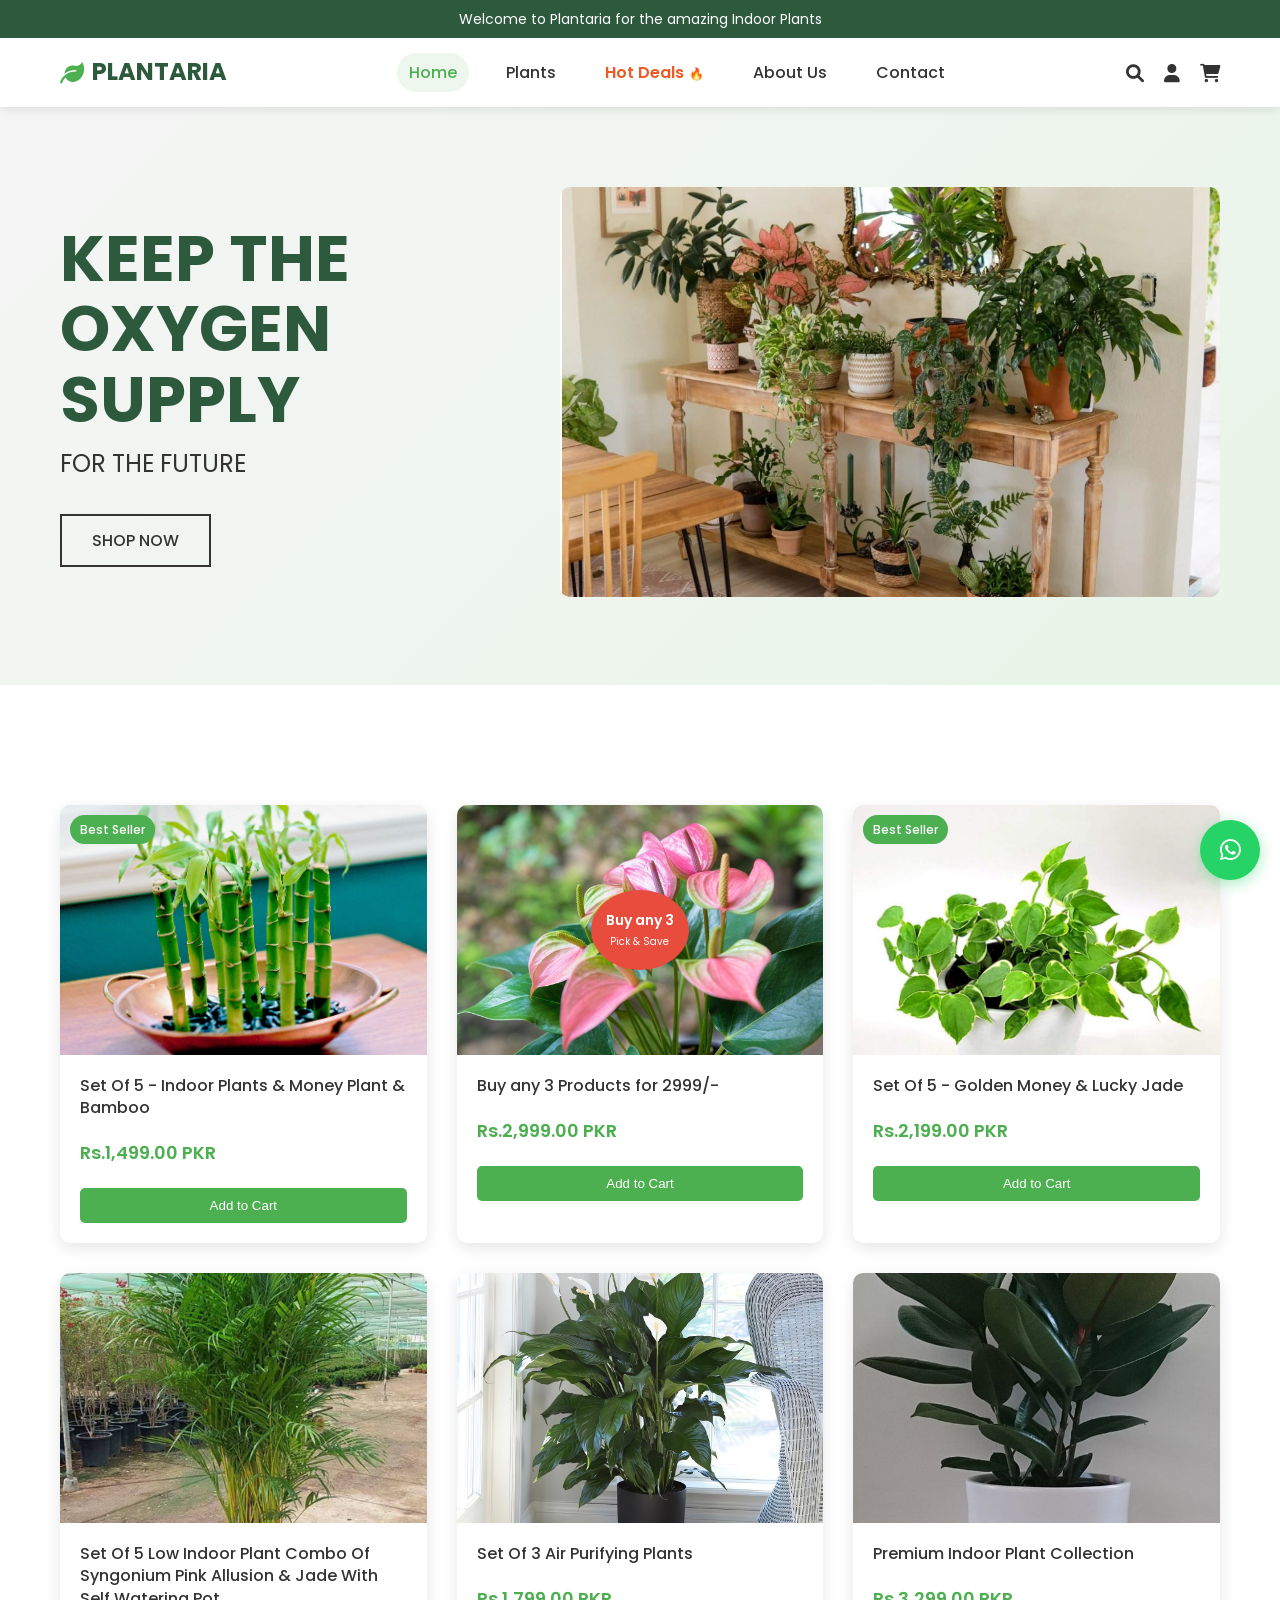
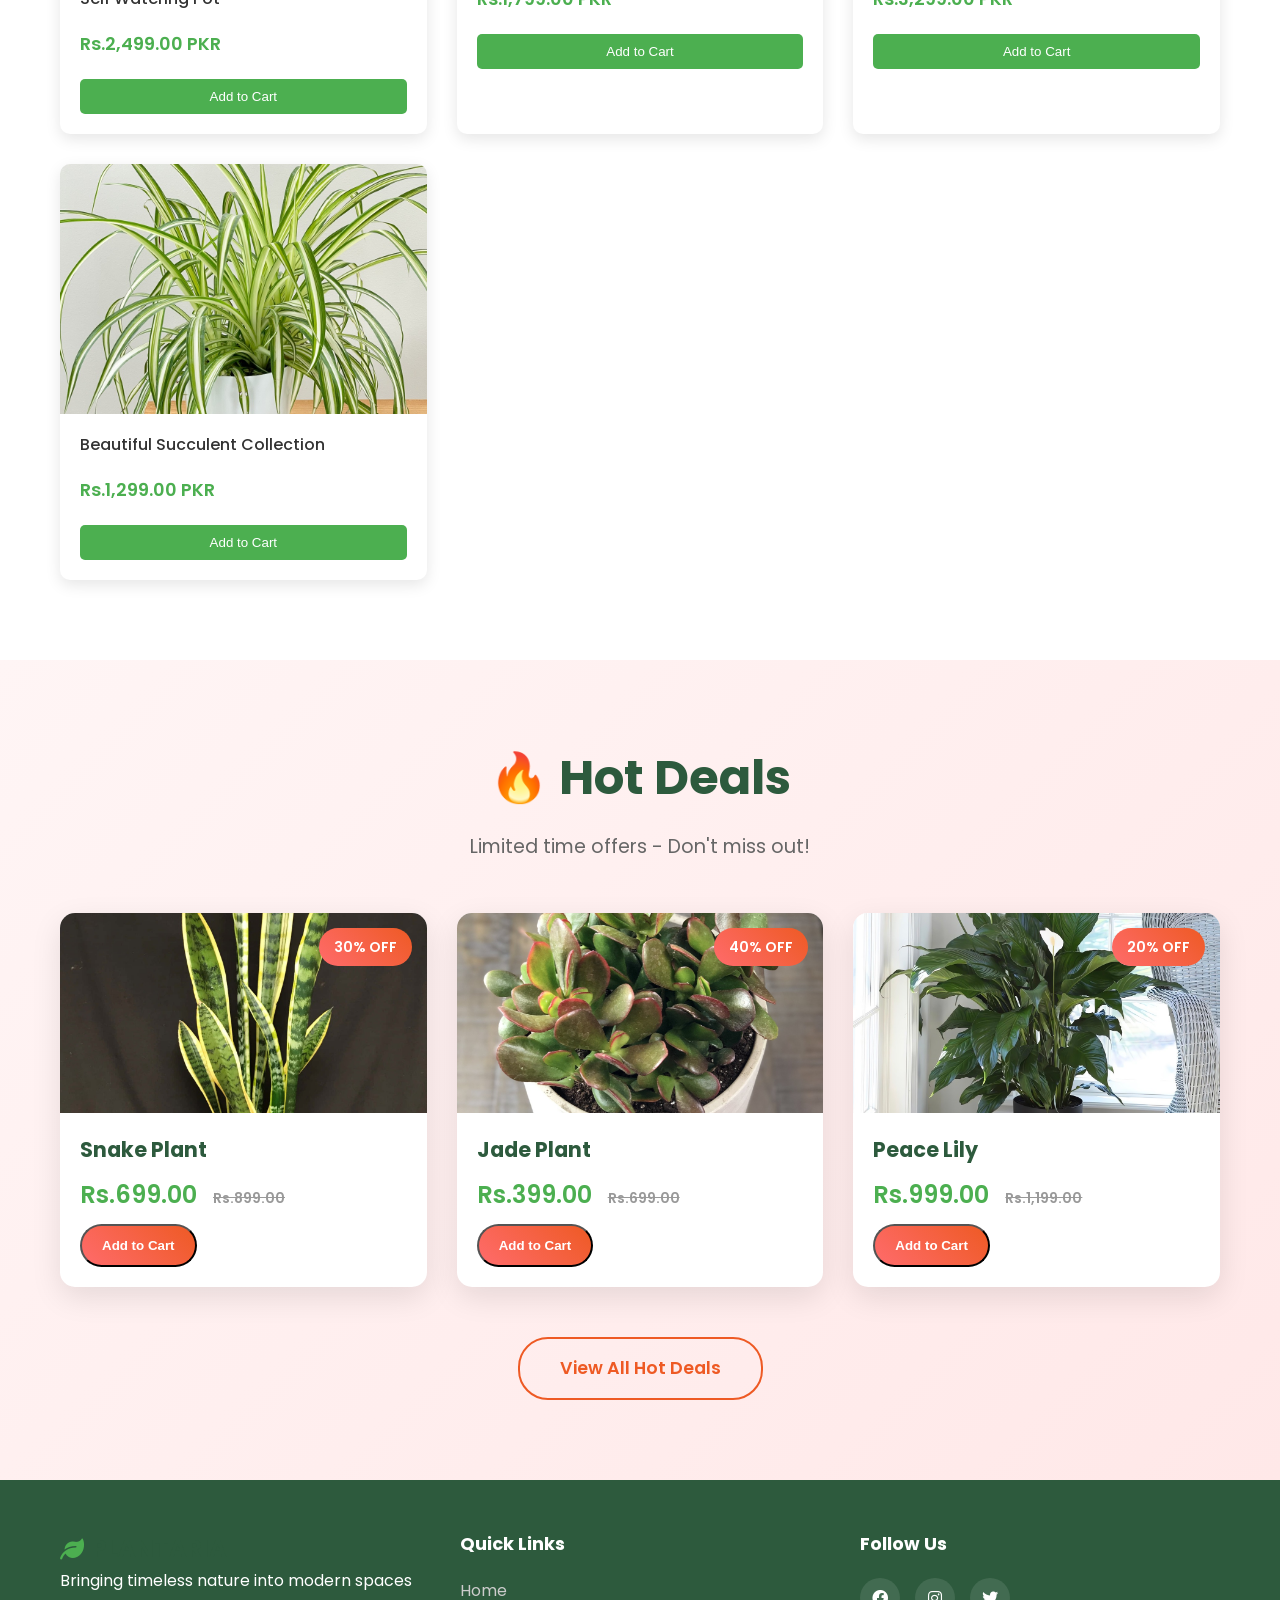
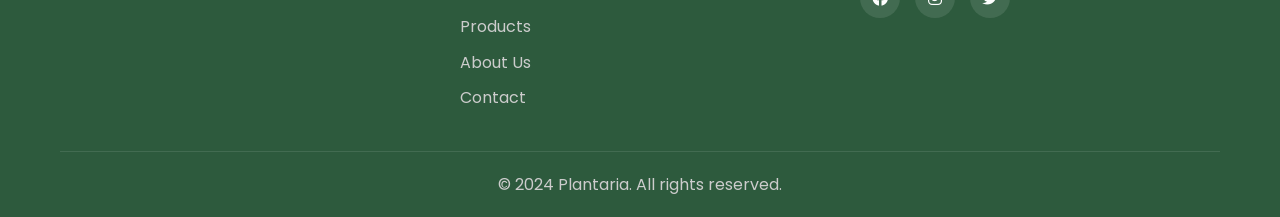
<file: index.html>
<!DOCTYPE html>
<html lang="en">
<head>
    <meta charset="UTF-8">
    <meta name="viewport" content="width=device-width, initial-scale=1.0">
    <title>Plantaria - Online Plant Store</title>
    <link rel="stylesheet" href="styles.css">
    <link href="https://fonts.googleapis.com/css2?family=Poppins:wght@300;400;500;600;700&display=swap" rel="stylesheet">
    <link rel="stylesheet" href="https://cdnjs.cloudflare.com/ajax/libs/font-awesome/6.0.0/css/all.min.css">
</head>
<body>
    <!-- Header -->
    <header class="header">
        <div class="top-banner">
            <p>Welcome to Plantaria for the amazing Indoor Plants</p>
        </div>
        <nav class="navbar">
            <div class="nav-container">
                <div class="logo">
                    <i class="fas fa-leaf"></i>
                    <span>PLANTARIA</span>
                </div>
                <ul class="nav-menu">
                    <li><a href="index.html" class="active">Home</a></li>
                    <li><a href="products.html">Plants</a></li>
                    <li><a href="products.html#deals">Hot Deals</a></li>
                    <li><a href="about.html">About Us</a></li>
                    <li><a href="contact.html">Contact</a></li>
                </ul>
                <div class="nav-icons">
                    <i class="fas fa-search"></i>
                    <i class="fas fa-user"></i>
                    <i class="fas fa-shopping-cart"></i>
                    <div class="mobile-menu-toggle">
                        <span></span>
                        <span></span>
                        <span></span>
                    </div>
                </div>
            </div>
        </nav>
    </header>

    <!-- Hero Section -->
    <section class="hero">
        <div class="hero-content">
            <div class="hero-text">
                <h1>KEEP THE<br>OXYGEN SUPPLY</h1>
                <p>FOR THE FUTURE</p>
                <a href="products.html" class="shop-btn">Shop Now</a>
            </div>
            <div class="hero-image">
                <img src="images/hero.jpeg" alt="Beautiful indoor plants on wooden table" onerror="this.src='https://via.placeholder.com/600x400/4CAF50/white?text=Beautiful+Plants'">
            </div>
        </div>
    </section>

    <!-- Products Section -->
    <section class="products">
        <div class="container">
            <div class="product-grid">
                <div class="product-card">
                    <div class="product-image">
                        <img src="images/bamboo.jpg" alt="Indoor Plants & Money Plant" onerror="this.src='https://via.placeholder.com/400x300/4CAF50/white?text=Indoor+Plants'">
                        <span class="product-tag">Best Seller</span>
                    </div>
                    <h3>Set Of 5 - Indoor Plants & Money Plant & Bamboo</h3>
                    <p class="price">Rs.1,499.00 PKR</p>
                    <button class="add-to-cart">Add to Cart</button>
                </div>

                <div class="product-card special-offer">
                    <div class="product-image">
                        <img src="images/anthurium.jpg" alt="Buy any 3 plants" onerror="this.src='https://via.placeholder.com/400x300/e74c3c/white?text=Special+Offer'">
                        <div class="offer-badge">
                            <span>Buy any 3</span>
                            <small>Pick & Save</small>
                        </div>
                    </div>
                    <h3>Buy any 3 Products for 2999/-</h3>
                    <p class="price">Rs.2,999.00 PKR</p>
                    <button class="add-to-cart">Add to Cart</button>
                </div>

                <div class="product-card">
                    <div class="product-image">
                        <img src="images/money-plant.jpg" alt="Golden Money & Lucky Jade" onerror="this.src='https://via.placeholder.com/400x300/4CAF50/white?text=Money+Plant'">
                        <span class="product-tag">Best Seller</span>
                    </div>
                    <h3>Set Of 5 - Golden Money & Lucky Jade</h3>
                    <p class="price">Rs.2,199.00 PKR</p>
                    <button class="add-to-cart">Add to Cart</button>
                </div>

                <div class="product-card">
                    <div class="product-image">
                        <img src="images/palm-plant.jpg" alt="Low Indoor Plant Combo" onerror="this.src='https://via.placeholder.com/400x300/4CAF50/white?text=Plant+Combo'">
                    </div>
                    <h3>Set Of 5 Low Indoor Plant Combo Of Syngonium Pink Allusion & Jade With Self Watering Pot</h3>
                    <p class="price">Rs.2,499.00 PKR</p>
                    <button class="add-to-cart">Add to Cart</button>
                </div>

                <div class="product-card">
                    <div class="product-image">
                        <img src="images/peace-lily.jpg" alt="Air Purifying Plants" onerror="this.src='https://via.placeholder.com/400x300/4CAF50/white?text=Air+Plants'">
                    </div>
                    <h3>Set Of 3 Air Purifying Plants</h3>
                    <p class="price">Rs.1,799.00 PKR</p>
                    <button class="add-to-cart">Add to Cart</button>
                </div>

                <div class="product-card">
                    <div class="product-image">
                        <img src="images/rubber-plant.jpg" alt="Indoor Plant Collection" onerror="this.src='https://via.placeholder.com/400x300/4CAF50/white?text=Collection'">
                    </div>
                    <h3>Premium Indoor Plant Collection</h3>
                    <p class="price">Rs.3,299.00 PKR</p>
                    <button class="add-to-cart">Add to Cart</button>
                </div>

                <div class="product-card">
                    <div class="product-image">
                        <img src="images/spider-plant.jpg" alt="Succulent Collection" onerror="this.src='https://via.placeholder.com/400x300/4CAF50/white?text=Succulents'">
                    </div>
                    <h3>Beautiful Succulent Collection</h3>
                    <p class="price">Rs.1,299.00 PKR</p>
                    <button class="add-to-cart">Add to Cart</button>
                </div>
            </div>
        </div>
    </section>

    <!-- Hot Deals Section -->
    <section class="hot-deals">
        <div class="container">
            <div class="section-header">
                <h2>🔥 Hot Deals</h2>
                <p>Limited time offers - Don't miss out!</p>
            </div>
            <div class="deals-grid">
                <div class="deal-card">
                    <div class="deal-image">
                        <img src="images/snake-plant.jpg" alt="Snake Plant Deal" onerror="this.src='https://via.placeholder.com/400x300/4CAF50/white?text=Snake+Plant'">
                        <span class="deal-badge">30% OFF</span>
                    </div>
                    <h3>Snake Plant</h3>
                    <p class="deal-price">Rs.699.00 <span class="old-price">Rs.899.00</span></p>
                    <button class="deal-btn add-to-cart-deal" data-name="Snake Plant" data-price="Rs.699.00" data-image="images/snake-plant.jpg">Add to Cart</button>
                </div>
                
                <div class="deal-card">
                    <div class="deal-image">
                        <img src="images/jade-plant.jpg" alt="Jade Plant Deal" onerror="this.src='https://via.placeholder.com/400x300/4CAF50/white?text=Jade+Plant'">
                        <span class="deal-badge">40% OFF</span>
                    </div>
                    <h3>Jade Plant</h3>
                    <p class="deal-price">Rs.399.00 <span class="old-price">Rs.699.00</span></p>
                    <button class="deal-btn add-to-cart-deal" data-name="Jade Plant" data-price="Rs.399.00" data-image="images/jade-plant.jpg">Add to Cart</button>
                </div>
                
                <div class="deal-card">
                    <div class="deal-image">
                        <img src="images/peace-lily.jpg" alt="Peace Lily Deal" onerror="this.src='https://via.placeholder.com/400x300/4CAF50/white?text=Peace+Lily'">
                        <span class="deal-badge">20% OFF</span>
                    </div>
                    <h3>Peace Lily</h3>
                    <p class="deal-price">Rs.999.00 <span class="old-price">Rs.1,199.00</span></p>
                    <button class="deal-btn add-to-cart-deal" data-name="Peace Lily" data-price="Rs.999.00" data-image="images/peace-lily.jpg">Add to Cart</button>
                </div>
            </div>
            <div class="deals-cta">
                <a href="products.html#deals" class="view-all-deals">View All Hot Deals</a>
            </div>
        </div>
    </section>

    <!-- WhatsApp Float Button -->
    <div class="whatsapp-float">
        <a href="https://wa.me/03089181414" target="_blank">
            <i class="fab fa-whatsapp"></i>
        </a>
    </div>

    <!-- Footer -->
    <footer class="footer">
        <div class="container">
            <div class="footer-content">
                <div class="footer-section">
                    <div class="logo">
                        <i class="fas fa-leaf"></i>
                        <span>PLANTARIA</span>
                    </div>
                    <p>Bringing timeless nature into modern spaces</p>
                </div>
                <div class="footer-section">
                    <h4>Quick Links</h4>
                    <ul>
                        <li><a href="index.html">Home</a></li>
                        <li><a href="products.html">Products</a></li>
                        <li><a href="about.html">About Us</a></li>
                        <li><a href="contact.html">Contact</a></li>
                    </ul>
                </div>
                <div class="footer-section">
                    <h4>Follow Us</h4>
                    <div class="social-links">
                        <a href="#"><i class="fab fa-facebook"></i></a>
                        <a href="#"><i class="fab fa-instagram"></i></a>
                        <a href="#"><i class="fab fa-twitter"></i></a>
                    </div>
                </div>
            </div>
            <div class="footer-bottom">
                <p>&copy; 2024 Plantaria. All rights reserved.</p>
            </div>
        </div>
    </footer>

    <script src="script.js"></script>
</body>
</html>
</file>
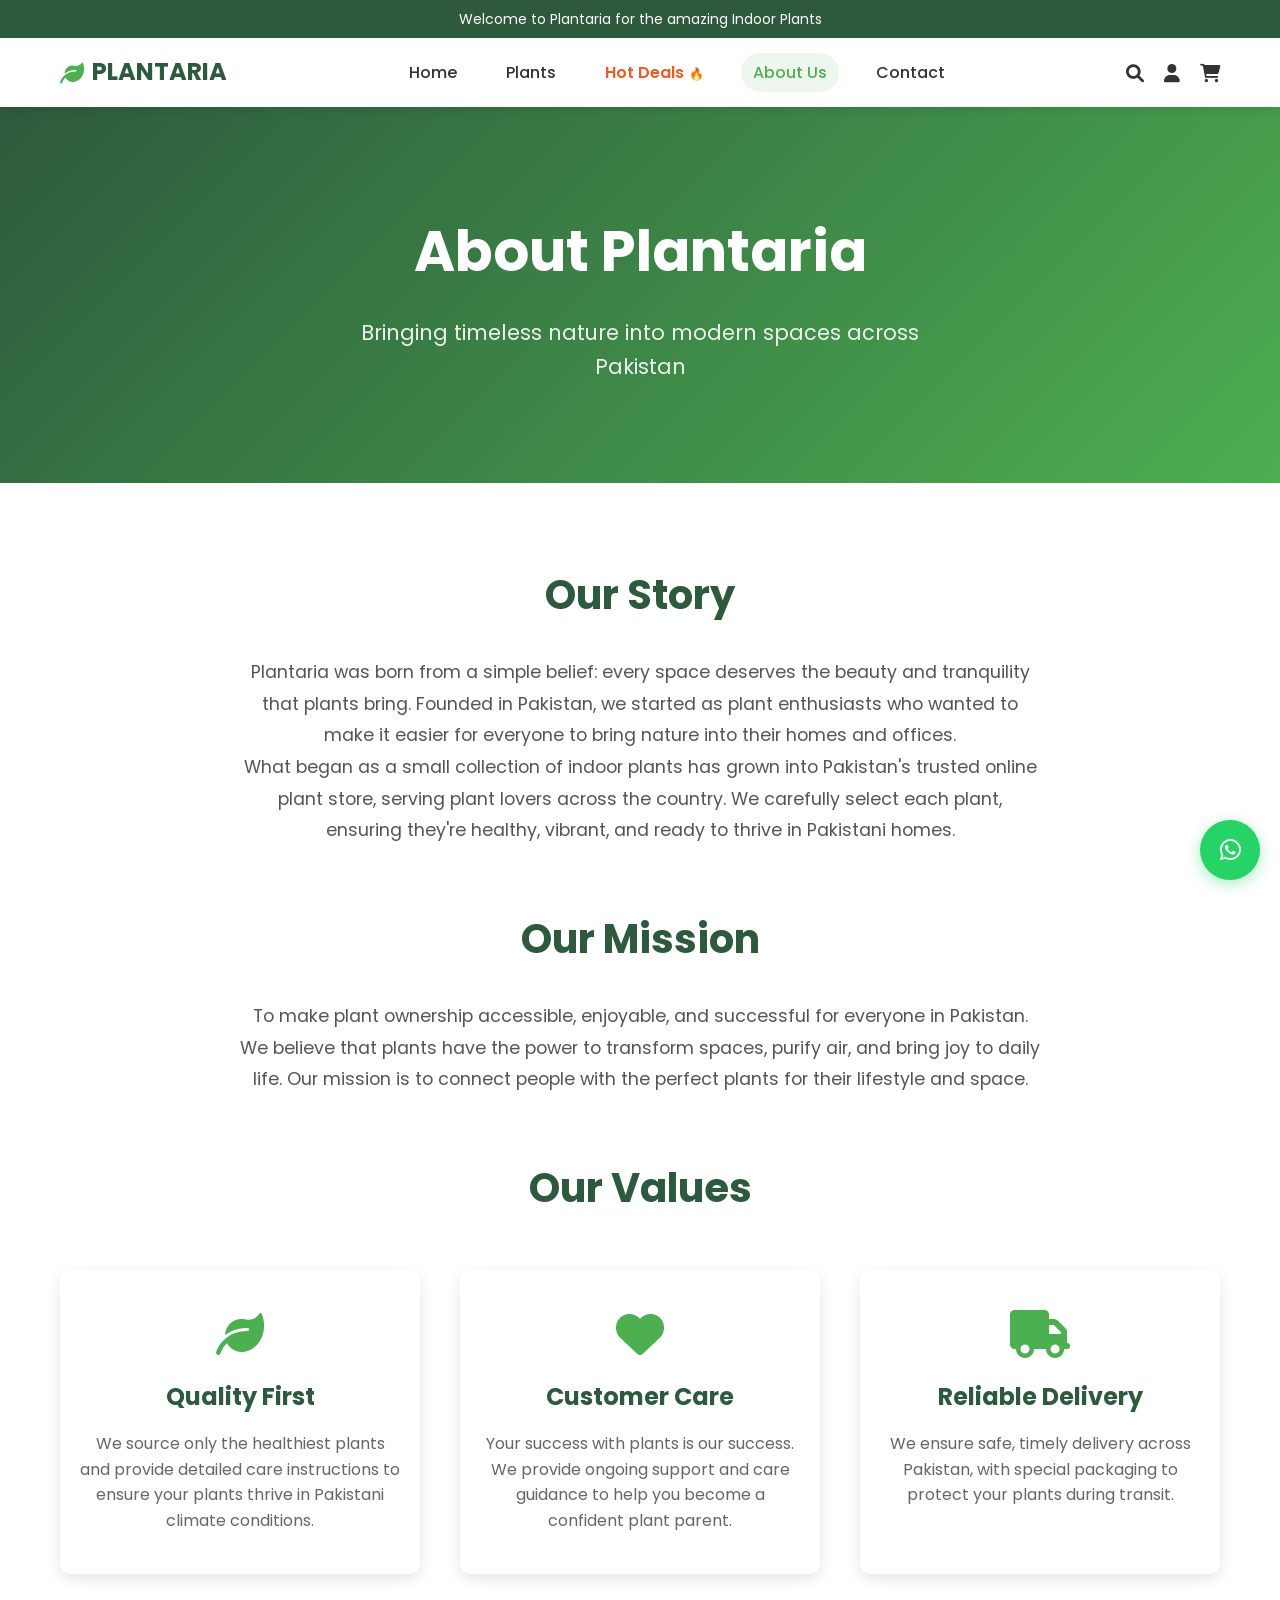
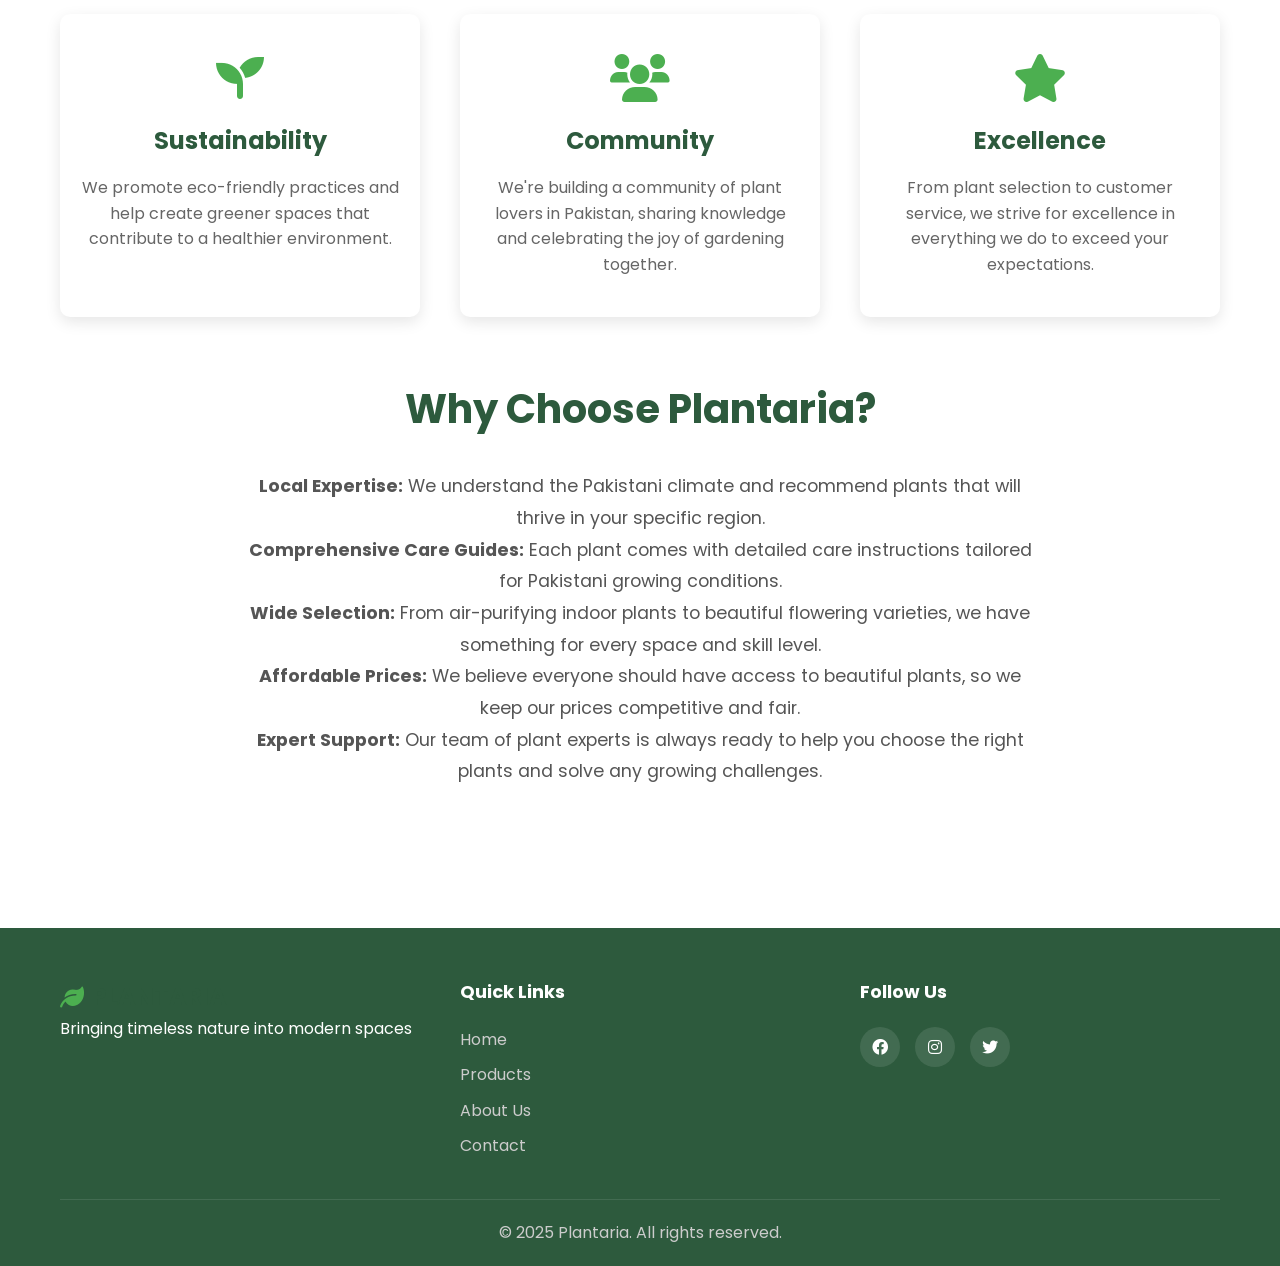
<file: about.html>
<!DOCTYPE html>
<html lang="en">
<head>
    <meta charset="UTF-8">
    <meta name="viewport" content="width=device-width, initial-scale=1.0">
    <title>About Us - Plantaria</title>
    <link rel="stylesheet" href="styles.css">
    <link href="https://fonts.googleapis.com/css2?family=Poppins:wght@300;400;500;600;700&display=swap" rel="stylesheet">
    <link rel="stylesheet" href="https://cdnjs.cloudflare.com/ajax/libs/font-awesome/6.0.0/css/all.min.css">
</head>
<body>
    <!-- Header -->
    <header class="header">
        <div class="top-banner">
            <p>Welcome to Plantaria for the amazing Indoor Plants</p>
        </div>
        <nav class="navbar">
            <div class="nav-container">
                <div class="logo">
                    <i class="fas fa-leaf"></i>
                    <span>PLANTARIA</span>
                </div>
                <ul class="nav-menu">
                    <li><a href="index.html">Home</a></li>
                    <li><a href="products.html">Plants</a></li>
                    <li><a href="products.html#deals">Hot Deals</a></li>
                    <li><a href="about.html" class="active">About Us</a></li>
                    <li><a href="contact.html">Contact</a></li>
                </ul>
                <div class="nav-icons">
                    <i class="fas fa-search"></i>
                    <i class="fas fa-user"></i>
                    <i class="fas fa-shopping-cart"></i>
                    <div class="mobile-menu-toggle">
                        <span></span>
                        <span></span>
                        <span></span>
                    </div>
                </div>
            </div>
        </nav>
    </header>

    <!-- About Hero Section -->
    <section class="about-hero">
        <div class="container">
            <h1>About Plantaria</h1>
            <p>Bringing timeless nature into modern spaces across Pakistan</p>
        </div>
    </section>

    <!-- About Content -->
    <section class="about-content">
        <div class="container">
            <!-- Our Story -->
            <div class="about-section">
                <h2>Our Story</h2>
                <div class="about-text">
                    <p>Plantaria was born from a simple belief: every space deserves the beauty and tranquility that plants bring. Founded in Pakistan, we started as plant enthusiasts who wanted to make it easier for everyone to bring nature into their homes and offices.</p>
                    
                    <p>What began as a small collection of indoor plants has grown into Pakistan's trusted online plant store, serving plant lovers across the country. We carefully select each plant, ensuring they're healthy, vibrant, and ready to thrive in Pakistani homes.</p>
                </div>
            </div>

            <!-- Our Mission -->
            <div class="about-section">
                <h2>Our Mission</h2>
                <div class="about-text">
                    <p>To make plant ownership accessible, enjoyable, and successful for everyone in Pakistan. We believe that plants have the power to transform spaces, purify air, and bring joy to daily life. Our mission is to connect people with the perfect plants for their lifestyle and space.</p>
                </div>
            </div>

            <!-- Our Values -->
            <div class="about-section">
                <h2>Our Values</h2>
                <div class="values-grid">
                    <div class="value-card">
                        <i class="fas fa-leaf"></i>
                        <h3>Quality First</h3>
                        <p>We source only the healthiest plants and provide detailed care instructions to ensure your plants thrive in Pakistani climate conditions.</p>
                    </div>
                    
                    <div class="value-card">
                        <i class="fas fa-heart"></i>
                        <h3>Customer Care</h3>
                        <p>Your success with plants is our success. We provide ongoing support and care guidance to help you become a confident plant parent.</p>
                    </div>
                    
                    <div class="value-card">
                        <i class="fas fa-truck"></i>
                        <h3>Reliable Delivery</h3>
                        <p>We ensure safe, timely delivery across Pakistan, with special packaging to protect your plants during transit.</p>
                    </div>
                    
                    <div class="value-card">
                        <i class="fas fa-seedling"></i>
                        <h3>Sustainability</h3>
                        <p>We promote eco-friendly practices and help create greener spaces that contribute to a healthier environment.</p>
                    </div>
                    
                    <div class="value-card">
                        <i class="fas fa-users"></i>
                        <h3>Community</h3>
                        <p>We're building a community of plant lovers in Pakistan, sharing knowledge and celebrating the joy of gardening together.</p>
                    </div>
                    
                    <div class="value-card">
                        <i class="fas fa-star"></i>
                        <h3>Excellence</h3>
                        <p>From plant selection to customer service, we strive for excellence in everything we do to exceed your expectations.</p>
                    </div>
                </div>
            </div>

            <!-- Why Choose Us -->
            <div class="about-section">
                <h2>Why Choose Plantaria?</h2>
                <div class="about-text">
                    <p><strong>Local Expertise:</strong> We understand the Pakistani climate and recommend plants that will thrive in your specific region.</p>
                    
                    <p><strong>Comprehensive Care Guides:</strong> Each plant comes with detailed care instructions tailored for Pakistani growing conditions.</p>
                    
                    <p><strong>Wide Selection:</strong> From air-purifying indoor plants to beautiful flowering varieties, we have something for every space and skill level.</p>
                    
                    <p><strong>Affordable Prices:</strong> We believe everyone should have access to beautiful plants, so we keep our prices competitive and fair.</p>
                    
                    <p><strong>Expert Support:</strong> Our team of plant experts is always ready to help you choose the right plants and solve any growing challenges.</p>
                </div>
            </div>
        </div>
    </section>

    <!-- WhatsApp Float Button -->
    <div class="whatsapp-float">
        <a href="https://wa.me/923089181414" target="_blank">
            <i class="fab fa-whatsapp"></i>
        </a>
    </div>

    <!-- Footer -->
    <footer class="footer">
        <div class="container">
            <div class="footer-content">
                <div class="footer-section">
                    <div class="logo">
                        <i class="fas fa-leaf"></i>
                        <span>PLANTARIA</span>
                    </div>
                    <p>Bringing timeless nature into modern spaces</p>
                </div>
                <div class="footer-section">
                    <h4>Quick Links</h4>
                    <ul>
                        <li><a href="index.html">Home</a></li>
                        <li><a href="products.html">Products</a></li>
                        <li><a href="about.html">About Us</a></li>
                        <li><a href="contact.html">Contact</a></li>
                    </ul>
                </div>
                <div class="footer-section">
                    <h4>Follow Us</h4>
                    <div class="social-links">
                        <a href="#"><i class="fab fa-facebook"></i></a>
                        <a href="#"><i class="fab fa-instagram"></i></a>
                        <a href="#"><i class="fab fa-twitter"></i></a>
                    </div>
                </div>
            </div>
            <div class="footer-bottom">
                <p>&copy; 2025 Plantaria. All rights reserved.</p>
            </div>
        </div>
    </footer>

    <script src="script.js"></script>
</body>
</html>
</file>
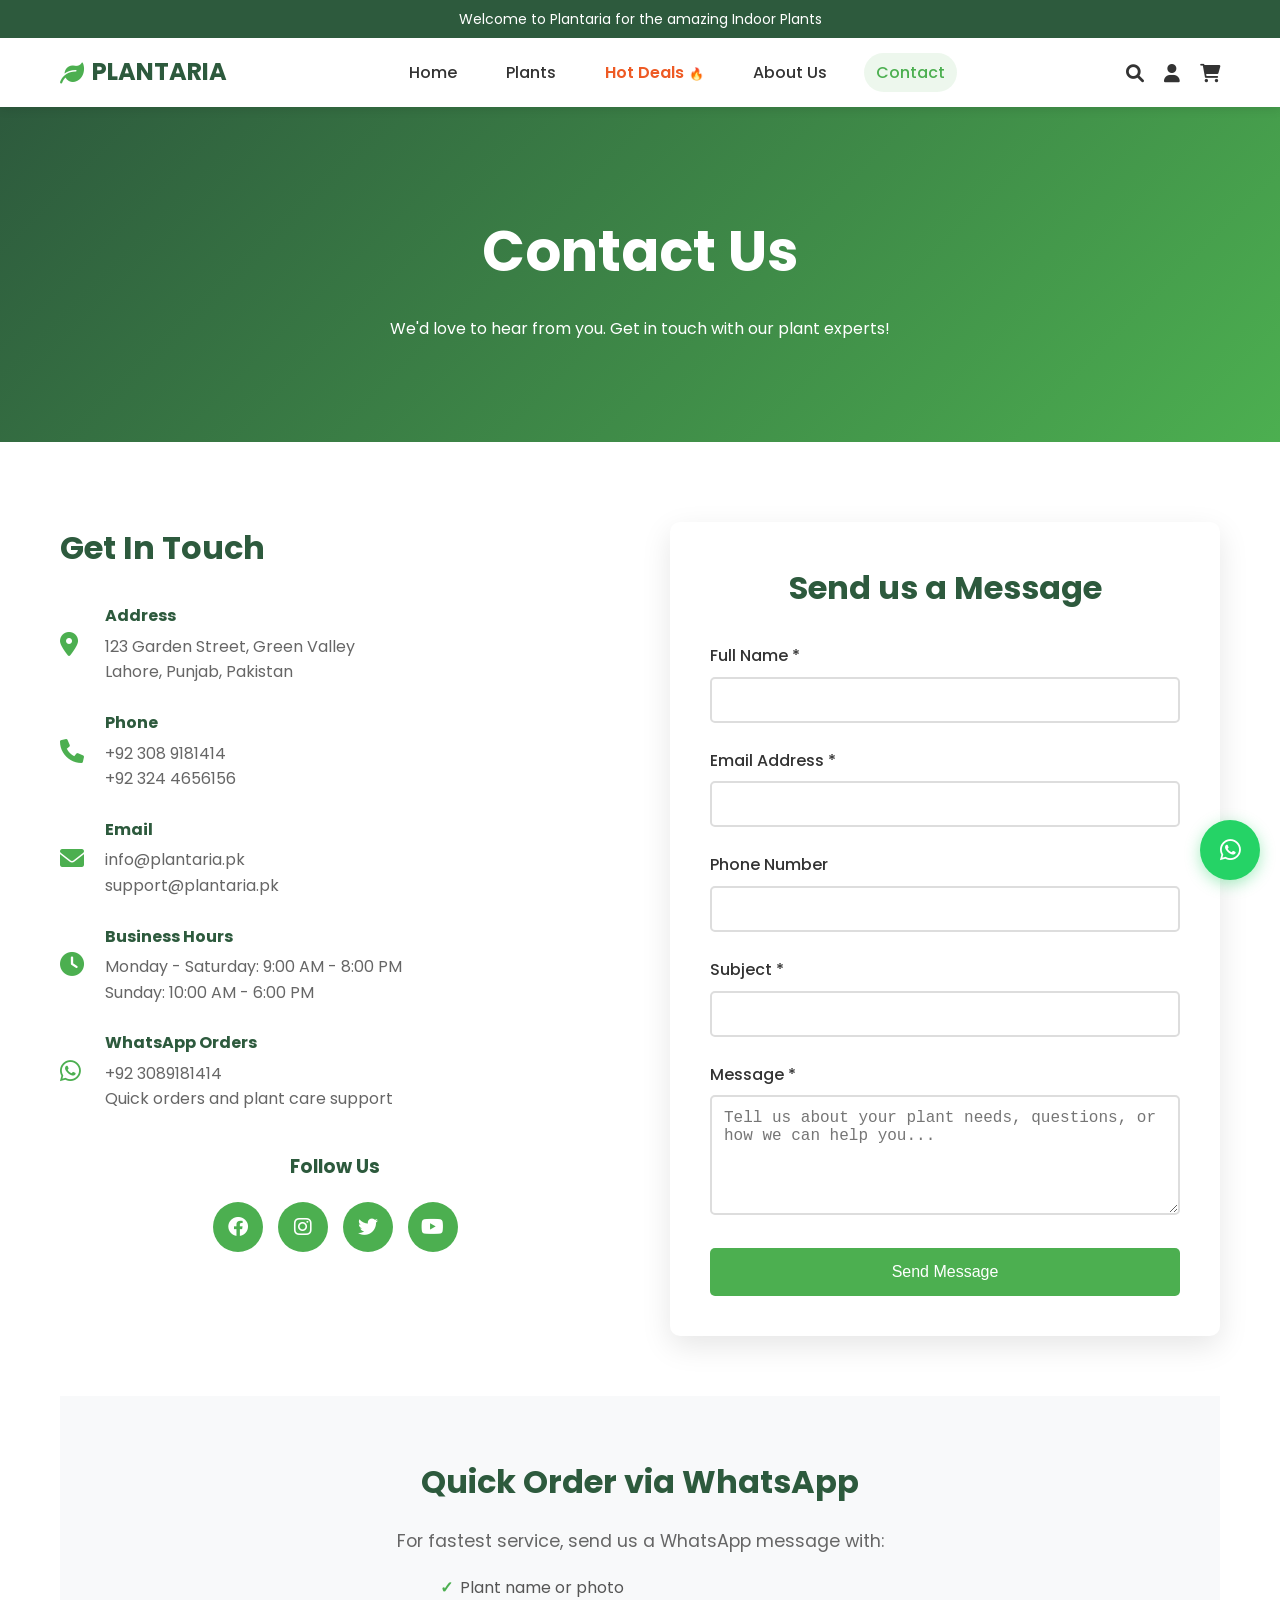
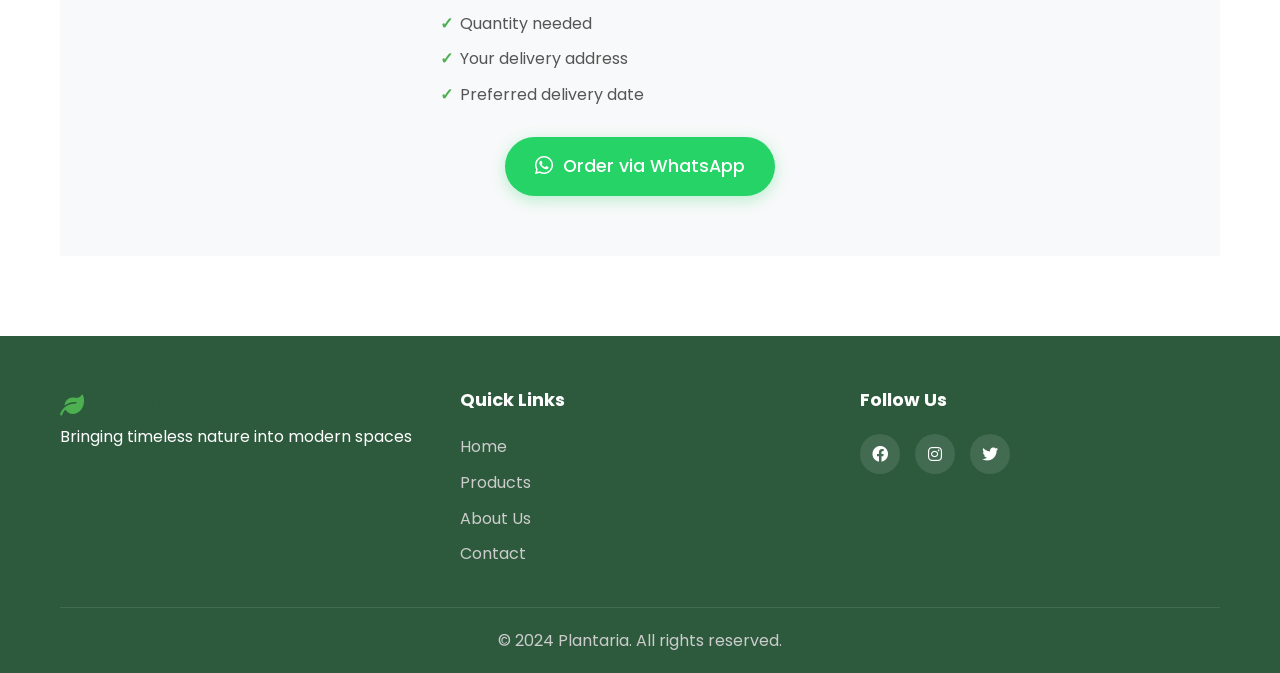
<file: contact.html>
<!DOCTYPE html>
<html lang="en">
<head>
    <meta charset="UTF-8">
    <meta name="viewport" content="width=device-width, initial-scale=1.0">
    <title>Contact Us - Plantaria</title>
    <link rel="stylesheet" href="styles.css">
    <link href="https://fonts.googleapis.com/css2?family=Poppins:wght@300;400;500;600;700&display=swap" rel="stylesheet">
    <link rel="stylesheet" href="https://cdnjs.cloudflare.com/ajax/libs/font-awesome/6.0.0/css/all.min.css">
</head>
<body>
    <!-- Header -->
    <header class="header">
        <div class="top-banner">
            <p>Welcome to Plantaria for the amazing Indoor Plants</p>
        </div>
        <nav class="navbar">
            <div class="nav-container">
                <div class="logo">
                    <i class="fas fa-leaf"></i>
                    <span>PLANTARIA</span>
                </div>
                <ul class="nav-menu">
                    <li><a href="index.html">Home</a></li>
                    <li><a href="products.html">Plants</a></li>
                    <li><a href="products.html#deals">Hot Deals</a></li>
                    <li><a href="about.html">About Us</a></li>
                    <li><a href="contact.html" class="active">Contact</a></li>
                </ul>
                <div class="nav-icons">
                    <i class="fas fa-search"></i>
                    <i class="fas fa-user"></i>
                    <i class="fas fa-shopping-cart"></i>
                    <div class="mobile-menu-toggle">
                        <span></span>
                        <span></span>
                        <span></span>
                    </div>
                </div>
            </div>
        </nav>
    </header>

    <!-- Contact Hero Section -->
    <section class="contact-hero">
        <div class="container">
            <h1>Contact Us</h1>
            <p>We'd love to hear from you. Get in touch with our plant experts!</p>
        </div>
    </section>

    <!-- Contact Content -->
    <section class="contact-content">
        <div class="container">
            <div class="contact-grid">
                <!-- Contact Information -->
                <div class="contact-info">
                    <h2>Get In Touch</h2>
                    
                    <div class="contact-item">
                        <i class="fas fa-map-marker-alt"></i>
                        <div>
                            <h4>Address</h4>
                            <p>123 Garden Street, Green Valley<br>Lahore, Punjab, Pakistan</p>
                        </div>
                    </div>
                    
                    <div class="contact-item">
                        <i class="fas fa-phone"></i>
                        <div>
                            <h4>Phone</h4>
                            <p>+92 308 9181414<br>+92 324 4656156</p>
                        </div>
                    </div>
                    
                    <div class="contact-item">
                        <i class="fas fa-envelope"></i>
                        <div>
                            <h4>Email</h4>
                            <p>info@plantaria.pk<br>support@plantaria.pk</p>
                        </div>
                    </div>
                    
                    <div class="contact-item">
                        <i class="fas fa-clock"></i>
                        <div>
                            <h4>Business Hours</h4>
                            <p>Monday - Saturday: 9:00 AM - 8:00 PM<br>Sunday: 10:00 AM - 6:00 PM</p>
                        </div>
                    </div>

                    <div class="contact-item">
                        <i class="fab fa-whatsapp"></i>
                        <div>
                            <h4>WhatsApp Orders</h4>
                            <p>+92 3089181414<br>Quick orders and plant care support</p>
                        </div>
                    </div>

                    <!-- Social Media -->
                    <div class="social-contact">
                        <h3>Follow Us</h3>
                        <div class="social-links">
                            <a href="#" title="Facebook"><i class="fab fa-facebook"></i></a>
                            <a href="#" title="Instagram"><i class="fab fa-instagram"></i></a>
                            <a href="#" title="Twitter"><i class="fab fa-twitter"></i></a>
                            <a href="#" title="YouTube"><i class="fab fa-youtube"></i></a>
                        </div>
                    </div>
                </div>

                <!-- Contact Form -->
                <div class="contact-form">
                    <h2>Send us a Message</h2>
                    <form id="contactForm">
                        <div class="form-group">
                            <label for="name">Full Name *</label>
                            <input type="text" id="name" name="name" required>
                        </div>
                        
                        <div class="form-group">
                            <label for="email">Email Address *</label>
                            <input type="email" id="email" name="email" required>
                        </div>
                        
                        <div class="form-group">
                            <label for="phone">Phone Number</label>
                            <input type="tel" id="phone" name="phone">
                        </div>
                        
                        <div class="form-group">
                            <label for="subject">Subject *</label>
                            <input type="text" id="subject" name="subject" required>
                        </div>
                        
                        <div class="form-group">
                            <label for="message">Message *</label>
                            <textarea id="message" name="message" placeholder="Tell us about your plant needs, questions, or how we can help you..." required></textarea>
                        </div>
                        
                        <button type="submit" class="submit-btn">Send Message</button>
                    </form>
                </div>
            </div>

            <!-- Quick Order Section -->
            <div class="quick-order-section">
                <div class="container">
                    <h2>Quick Order via WhatsApp</h2>
                    <p>For fastest service, send us a WhatsApp message with:</p>
                    <ul>
                        <li>Plant name or photo</li>
                        <li>Quantity needed</li>
                        <li>Your delivery address</li>
                        <li>Preferred delivery date</li>
                    </ul>
                    <a href="https://wa.me/923281922471?text=Hi%20Plantaria!%20I%20would%20like%20to%20place%20an%20order." class="whatsapp-order-btn">
                        <i class="fab fa-whatsapp"></i>
                        Order via WhatsApp
                    </a>
                </div>
            </div>
        </div>
    </section>

    <!-- WhatsApp Float Button -->
    <div class="whatsapp-float">
        <a href="https://wa.me/923089181414" target="_blank">
            <i class="fab fa-whatsapp"></i>
        </a>
    </div>

    <!-- Footer -->
    <footer class="footer">
        <div class="container">
            <div class="footer-content">
                <div class="footer-section">
                    <div class="logo">
                        <i class="fas fa-leaf"></i>
                        <span>PLANTARIA</span>
                    </div>
                    <p>Bringing timeless nature into modern spaces</p>
                </div>
                <div class="footer-section">
                    <h4>Quick Links</h4>
                    <ul>
                        <li><a href="index.html">Home</a></li>
                        <li><a href="products.html">Products</a></li>
                        <li><a href="about.html">About Us</a></li>
                        <li><a href="contact.html">Contact</a></li>
                    </ul>
                </div>
                <div class="footer-section">
                    <h4>Follow Us</h4>
                    <div class="social-links">
                        <a href="#"><i class="fab fa-facebook"></i></a>
                        <a href="#"><i class="fab fa-instagram"></i></a>
                        <a href="#"><i class="fab fa-twitter"></i></a>
                    </div>
                </div>
            </div>
            <div class="footer-bottom">
                <p>&copy; 2024 Plantaria. All rights reserved.</p>
            </div>
        </div>
    </footer>

    <script src="script.js"></script>
</body>
</html>
</file>
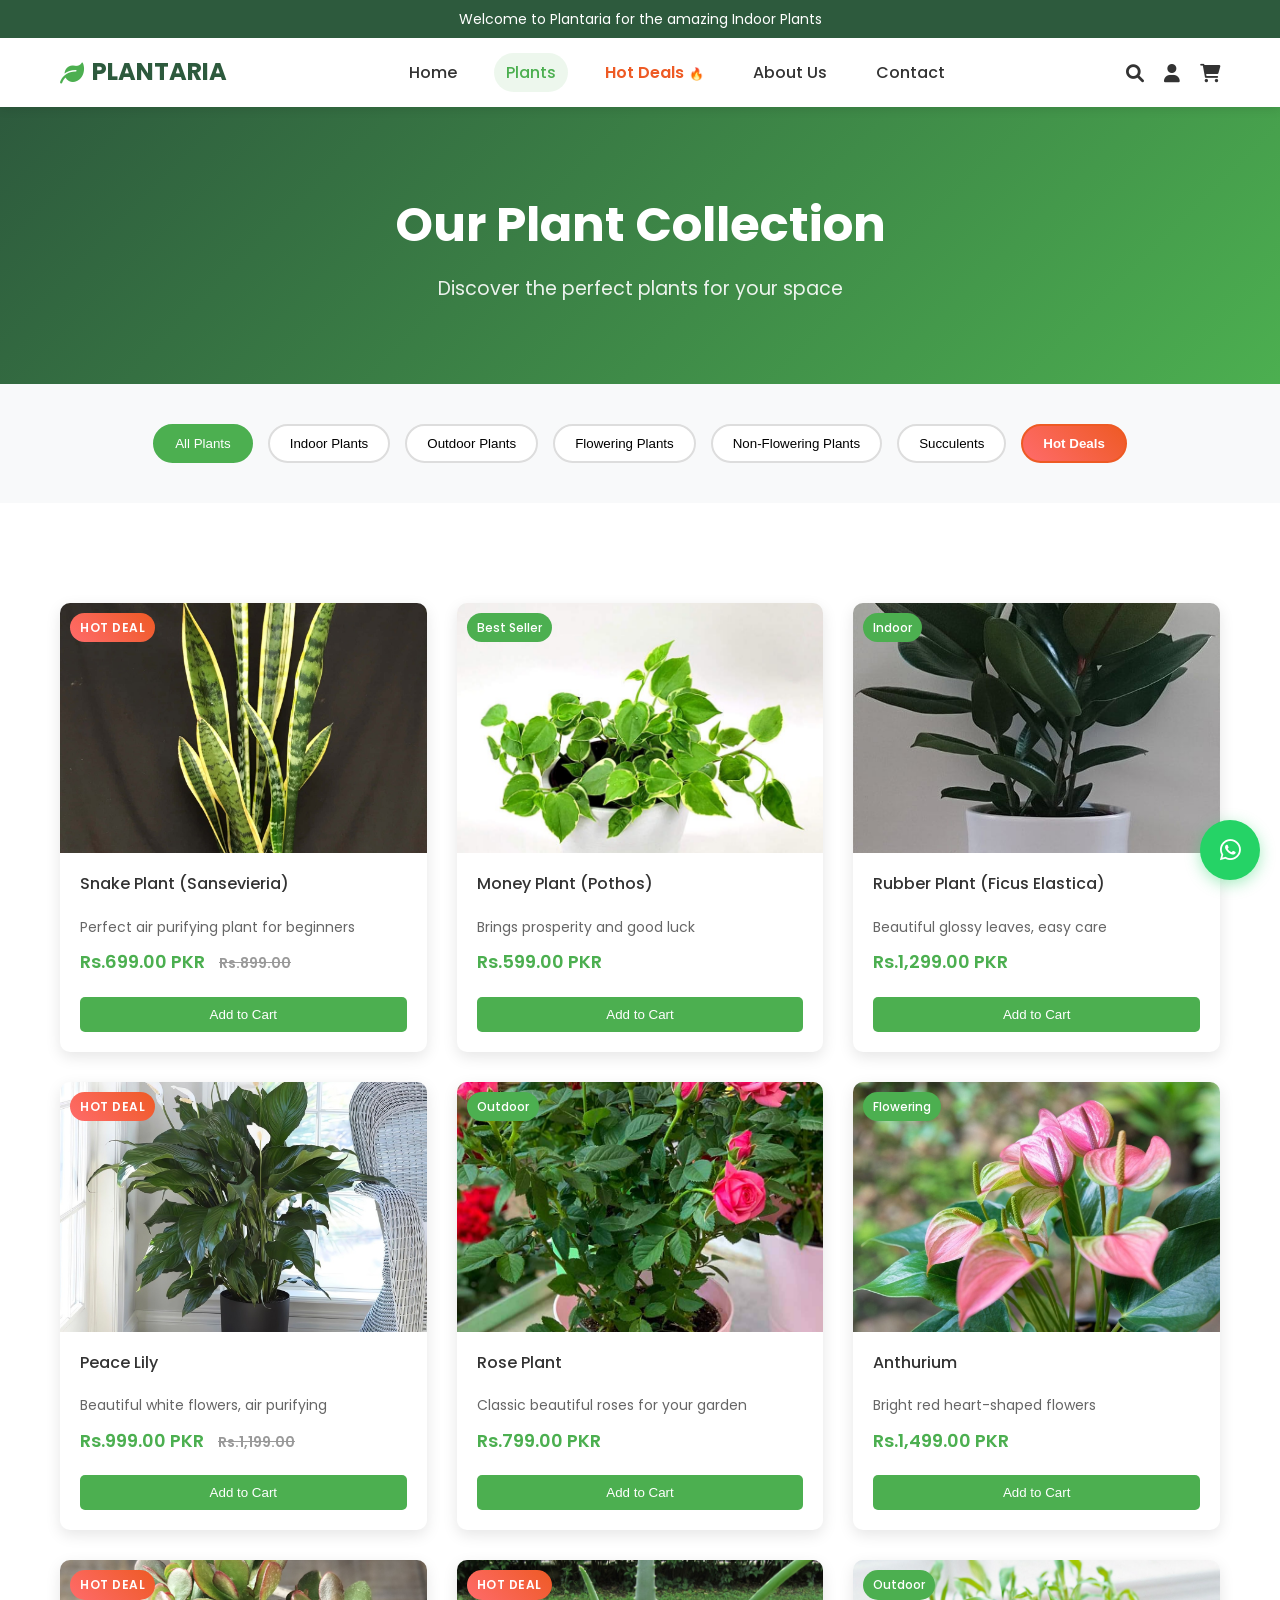
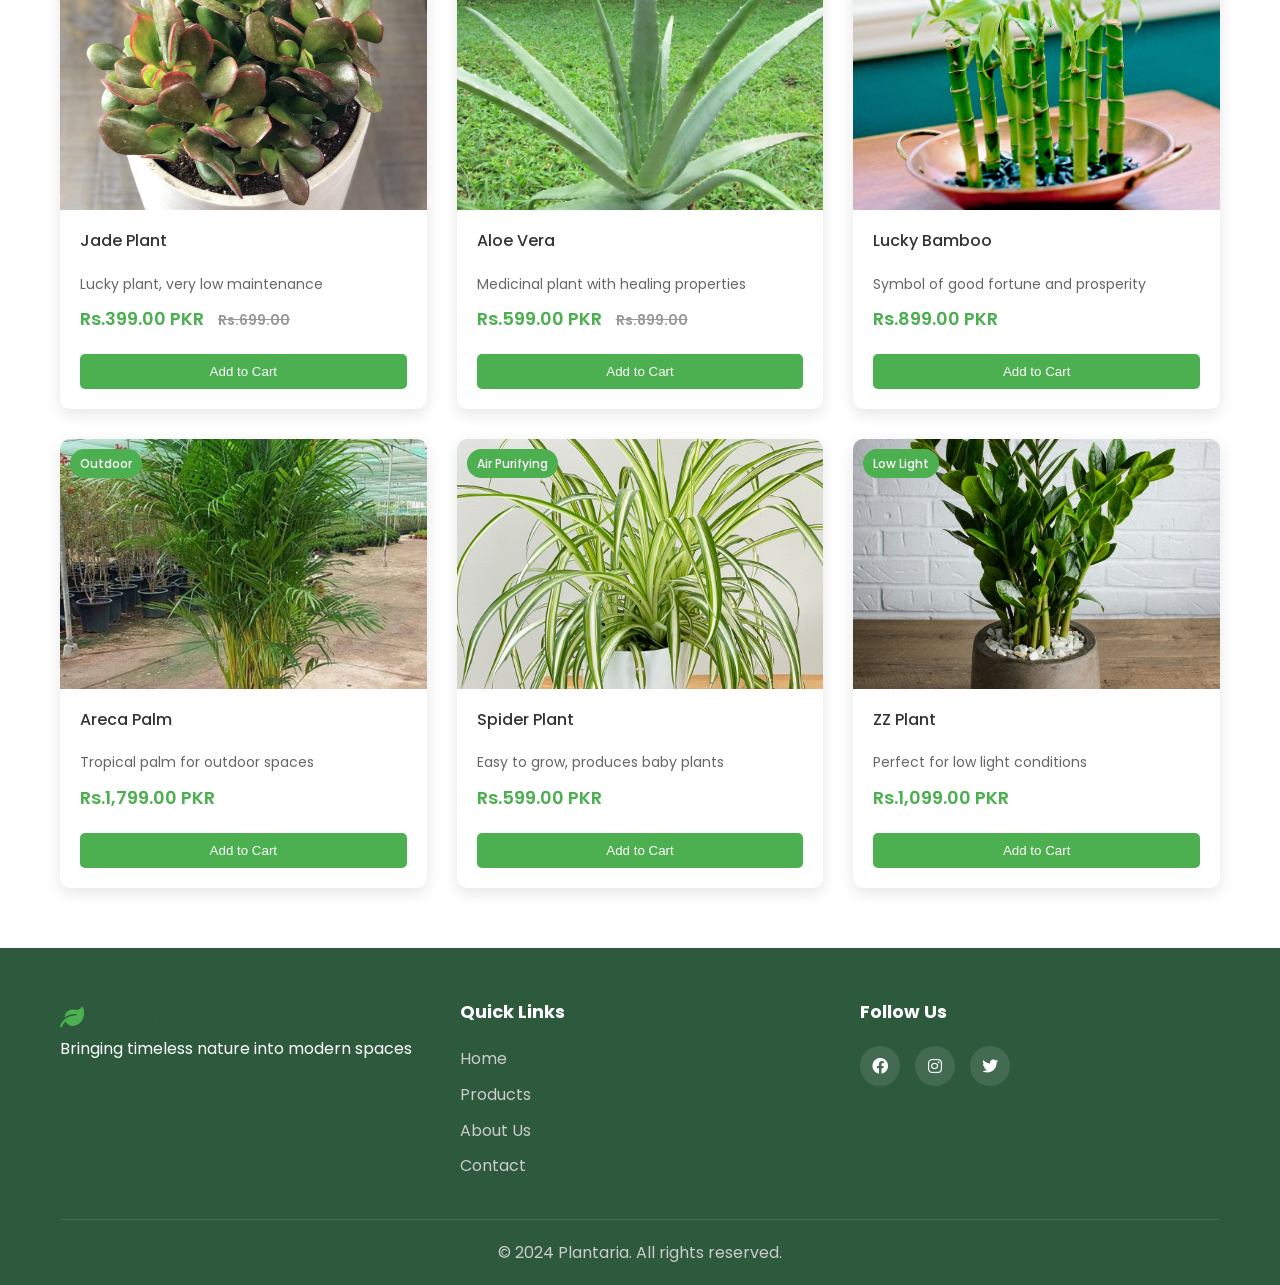
<file: products.html>
<!DOCTYPE html>
<html lang="en">
<head>
    <meta charset="UTF-8">
    <meta name="viewport" content="width=device-width, initial-scale=1.0">
    <title>Products - Plantaria</title>
    <link rel="stylesheet" href="styles.css">
    <link href="https://fonts.googleapis.com/css2?family=Poppins:wght@300;400;500;600;700&display=swap" rel="stylesheet">
    <link rel="stylesheet" href="https://cdnjs.cloudflare.com/ajax/libs/font-awesome/6.0.0/css/all.min.css">
</head>
<body>
    <!-- Header -->
    <header class="header">
        <div class="top-banner">
            <p>Welcome to Plantaria for the amazing Indoor Plants</p>
        </div>
        <nav class="navbar">
            <div class="nav-container">
                <div class="logo">
                    <i class="fas fa-leaf"></i>
                    <span>PLANTARIA</span>
                </div>
                <ul class="nav-menu">
                    <li><a href="index.html">Home</a></li>
                    <li><a href="products.html" class="active">Plants</a></li>
                    <li><a href="products.html#deals">Hot Deals</a></li>
                    <li><a href="about.html">About Us</a></li>
                    <li><a href="contact.html">Contact</a></li>
                </ul>
                <div class="nav-icons">
                    <i class="fas fa-search"></i>
                    <i class="fas fa-user"></i>
                    <i class="fas fa-shopping-cart"></i>
                    <div class="mobile-menu-toggle">
                        <span></span>
                        <span></span>
                        <span></span>
                    </div>
                </div>
            </div>
        </nav>
    </header>

    <!-- Page Header -->
    <section class="page-header">
        <div class="container">
            <h1>Our Plant Collection</h1>
            <p>Discover the perfect plants for your space</p>
        </div>
    </section>

    <!-- Filter Section -->
    <section class="filters">
        <div class="container">
            <div class="filter-buttons">
                <button class="filter-btn active" data-filter="all" id="all">All Plants</button>
                <button class="filter-btn" data-filter="indoor" id="indoor">Indoor Plants</button>
                <button class="filter-btn" data-filter="outdoor" id="outdoor">Outdoor Plants</button>
                <button class="filter-btn" data-filter="flowering" id="flowering">Flowering Plants</button>
                <button class="filter-btn" data-filter="non-flowering" id="non-flowering">Non-Flowering Plants</button>
                <button class="filter-btn" data-filter="succulents" id="succulents">Succulents</button>
                <button class="filter-btn" data-filter="deals" id="deals">Hot Deals</button>
            </div>
        </div>
    </section>

    <!-- Products Grid -->
    <section class="products-page">
        <div class="container">
            <div class="product-grid">
                <!-- Indoor Plants -->
                <div class="product-card" data-category="indoor non-flowering deals">
                    <div class="product-image">
                        <img src="images/snake-plant.jpg" alt="Snake Plant" onerror="this.src='https://via.placeholder.com/400x300/4CAF50/white?text=Snake+Plant'">
                        <span class="product-tag hot-deal">Hot Deal</span>
                    </div>
                    <h3>Snake Plant (Sansevieria)</h3>
                    <p class="description">Perfect air purifying plant for beginners</p>
                    <p class="price">Rs.699.00 PKR <span class="old-price">Rs.899.00</span></p>
                    <button class="add-to-cart">Add to Cart</button>
                </div>

                <div class="product-card" data-category="indoor non-flowering">
                    <div class="product-image">
                        <img src="images/money-plant.jpg" alt="Money Plant" onerror="this.src='https://via.placeholder.com/400x300/4CAF50/white?text=Money+Plant'">
                        <span class="product-tag">Best Seller</span>
                    </div>
                    <h3>Money Plant (Pothos)</h3>
                    <p class="description">Brings prosperity and good luck</p>
                    <p class="price">Rs.599.00 PKR</p>
                    <button class="add-to-cart">Add to Cart</button>
                </div>

                <div class="product-card" data-category="indoor non-flowering">
                    <div class="product-image">
                        <img src="images/rubber-plant.jpg" alt="Rubber Plant" onerror="this.src='https://via.placeholder.com/400x300/4CAF50/white?text=Rubber+Plant'">
                        <span class="product-tag">Indoor</span>
                    </div>
                    <h3>Rubber Plant (Ficus Elastica)</h3>
                    <p class="description">Beautiful glossy leaves, easy care</p>
                    <p class="price">Rs.1,299.00 PKR</p>
                    <button class="add-to-cart">Add to Cart</button>
                </div>

                <!-- Flowering Plants -->
                <div class="product-card" data-category="flowering indoor deals">
                    <div class="product-image">
                        <img src="images/peace-lily.jpg" alt="Peace Lily" onerror="this.src='https://via.placeholder.com/400x300/4CAF50/white?text=Peace+Lily'">
                        <span class="product-tag hot-deal">Hot Deal</span>
                    </div>
                    <h3>Peace Lily</h3>
                    <p class="description">Beautiful white flowers, air purifying</p>
                    <p class="price">Rs.999.00 PKR <span class="old-price">Rs.1,199.00</span></p>
                    <button class="add-to-cart">Add to Cart</button>
                </div>

                <div class="product-card" data-category="flowering outdoor">
                    <div class="product-image">
                        <img src="images/rose-plant.jpg" alt="Rose Plant" onerror="this.src='https://via.placeholder.com/400x300/4CAF50/white?text=Rose+Plant'">
                        <span class="product-tag">Outdoor</span>
                    </div>
                    <h3>Rose Plant</h3>
                    <p class="description">Classic beautiful roses for your garden</p>
                    <p class="price">Rs.799.00 PKR</p>
                    <button class="add-to-cart">Add to Cart</button>
                </div>

                <div class="product-card" data-category="flowering indoor">
                    <div class="product-image">
                        <img src="images/anthurium.jpg" alt="Anthurium" onerror="this.src='https://via.placeholder.com/400x300/4CAF50/white?text=Anthurium'">
                        <span class="product-tag">Flowering</span>
                    </div>
                    <h3>Anthurium</h3>
                    <p class="description">Bright red heart-shaped flowers</p>
                    <p class="price">Rs.1,499.00 PKR</p>
                    <button class="add-to-cart">Add to Cart</button>
                </div>

                <!-- Succulents -->
                <div class="product-card" data-category="succulents indoor deals">
                    <div class="product-image">
                        <img src="images/jade-plant.jpg" alt="Jade Plant" onerror="this.src='https://via.placeholder.com/400x300/4CAF50/white?text=Jade+Plant'">
                        <span class="product-tag hot-deal">Hot Deal</span>
                    </div>
                    <h3>Jade Plant</h3>
                    <p class="description">Lucky plant, very low maintenance</p>
                    <p class="price">Rs.399.00 PKR <span class="old-price">Rs.699.00</span></p>
                    <button class="add-to-cart">Add to Cart</button>
                </div>

                <div class="product-card" data-category="succulents indoor deals">
                    <div class="product-image">
                        <img src="images/aloe-vera.jpg" alt="Aloe Vera" onerror="this.src='https://via.placeholder.com/400x300/4CAF50/white?text=Aloe+Vera'">
                        <span class="product-tag hot-deal">Hot Deal</span>
                    </div>
                    <h3>Aloe Vera</h3>
                    <p class="description">Medicinal plant with healing properties</p>
                    <p class="price">Rs.599.00 PKR <span class="old-price">Rs.899.00</span></p>
                    <button class="add-to-cart">Add to Cart</button>
                </div>

                <!-- Outdoor Plants -->
                <div class="product-card" data-category="outdoor non-flowering">
                    <div class="product-image">
                        <img src="images/bamboo.jpg" alt="Bamboo Plant" onerror="this.src='https://via.placeholder.com/400x300/4CAF50/white?text=Bamboo'">
                        <span class="product-tag">Outdoor</span>
                    </div>
                    <h3>Lucky Bamboo</h3>
                    <p class="description">Symbol of good fortune and prosperity</p>
                    <p class="price">Rs.899.00 PKR</p>
                    <button class="add-to-cart">Add to Cart</button>
                </div>

                <div class="product-card" data-category="outdoor non-flowering">
                    <div class="product-image">
                        <img src="images/palm-plant.jpg" alt="Palm Plant" onerror="this.src='https://via.placeholder.com/400x300/4CAF50/white?text=Palm+Plant'">
                        <span class="product-tag">Outdoor</span>
                    </div>
                    <h3>Areca Palm</h3>
                    <p class="description">Tropical palm for outdoor spaces</p>
                    <p class="price">Rs.1,799.00 PKR</p>
                    <button class="add-to-cart">Add to Cart</button>
                </div>

                <!-- More Indoor Plants -->
                <div class="product-card" data-category="indoor non-flowering">
                    <div class="product-image">
                        <img src="images/spider-plant.jpg" alt="Spider Plant" onerror="this.src='https://via.placeholder.com/400x300/4CAF50/white?text=Spider+Plant'">
                        <span class="product-tag">Air Purifying</span>
                    </div>
                    <h3>Spider Plant</h3>
                    <p class="description">Easy to grow, produces baby plants</p>
                    <p class="price">Rs.599.00 PKR</p>
                    <button class="add-to-cart">Add to Cart</button>
                </div>

                <div class="product-card" data-category="indoor non-flowering">
                    <div class="product-image">
                        <img src="images/zz-plant.jpg" alt="ZZ Plant" onerror="this.src='https://via.placeholder.com/400x300/4CAF50/white?text=ZZ+Plant'">
                        <span class="product-tag">Low Light</span>
                    </div>
                    <h3>ZZ Plant</h3>
                    <p class="description">Perfect for low light conditions</p>
                    <p class="price">Rs.1,099.00 PKR</p>
                    <button class="add-to-cart">Add to Cart</button>
                </div>
            </div>
        </div>
    </section>

    <!-- WhatsApp Float Button -->
    <div class="whatsapp-float">
        <a href="https://wa.me/923089181414" target="_blank">
            <i class="fab fa-whatsapp"></i>
        </a>
    </div>

    <!-- Footer -->
    <footer class="footer">
        <div class="container">
            <div class="footer-content">
                <div class="footer-section">
                    <div class="logo">
                        <i class="fas fa-leaf"></i>
                        <span>PLANTARIA</span>
                    </div>
                    <p>Bringing timeless nature into modern spaces</p>
                </div>
                <div class="footer-section">
                    <h4>Quick Links</h4>
                    <ul>
                        <li><a href="index.html">Home</a></li>
                        <li><a href="products.html">Products</a></li>
                        <li><a href="about.html">About Us</a></li>
                        <li><a href="contact.html">Contact</a></li>
                    </ul>
                </div>
                <div class="footer-section">
                    <h4>Follow Us</h4>
                    <div class="social-links">
                        <a href="#"><i class="fab fa-facebook"></i></a>
                        <a href="#"><i class="fab fa-instagram"></i></a>
                        <a href="#"><i class="fab fa-twitter"></i></a>
                    </div>
                </div>
            </div>
            <div class="footer-bottom">
                <p>&copy; 2024 Plantaria. All rights reserved.</p>
            </div>
        </div>
    </footer>

    <script src="script.js"></script>
</body>
</html>
</file>
<file: styles.css>
* {
    margin: 0;
    padding: 0;
    box-sizing: border-box;
}

body {
    font-family: 'Poppins', sans-serif;
    line-height: 1.6;
    color: #333;
}

.container {
    max-width: 1200px;
    margin: 0 auto;
    padding: 0 20px;
}

/* Header Styles */
.header {
    position: sticky;
    top: 0;
    z-index: 1000;
    background: white;
    box-shadow: 0 2px 10px rgba(0,0,0,0.1);
}

.top-banner {
    background: #2d5a3d;
    color: white;
    text-align: center;
    padding: 8px 0;
    font-size: 14px;
}

.navbar {
    padding: 15px 0;
}

.nav-container {
    display: flex;
    justify-content: space-between;
    align-items: center;
    max-width: 1200px;
    margin: 0 auto;
    padding: 0 20px;
}

.logo {
    display: flex;
    align-items: center;
    font-size: 24px;
    font-weight: 700;
    color: #2d5a3d;
}

.logo i {
    margin-right: 8px;
    color: #4CAF50;
}

.nav-menu {
    display: flex;
    list-style: none;
    gap: 30px;
}

.nav-menu a {
    text-decoration: none;
    color: #333;
    font-weight: 500;
    transition: color 0.3s;
}

.nav-menu a:hover,
.nav-menu a.active {
    color: #4CAF50;
}

.nav-icons {
    display: flex;
    gap: 20px;
}

.nav-icons i {
    font-size: 18px;
    color: #333;
    cursor: pointer;
    transition: color 0.3s;
}

.nav-icons i:hover {
    color: #4CAF50;
}

/* Hero Section */
.hero {
    background: linear-gradient(135deg, #f5f5f5 0%, #e8f5e8 100%);
    padding: 80px 0;
    min-height: 500px;
}

.hero-content {
    display: flex;
    align-items: center;
    justify-content: space-between;
    max-width: 1200px;
    margin: 0 auto;
    padding: 0 20px;
}

.hero-text {
    flex: 1;
    max-width: 500px;
}

.hero-text h1 {
    font-size: 4rem;
    font-weight: 700;
    color: #2d5a3d;
    line-height: 1.1;
    margin-bottom: 10px;
}

.hero-text p {
    font-size: 1.5rem;
    color: #333;
    margin-bottom: 30px;
}

.shop-btn {
    background: transparent;
    border: 2px solid #333;
    padding: 12px 30px;
    font-size: 16px;
    cursor: pointer;
    transition: all 0.3s;
    text-transform: uppercase;
    font-weight: 500;
    text-decoration: none;
    color: #333;
    display: inline-block;
}

.shop-btn:hover {
    background: #4CAF50;
    border-color: #4CAF50;
    color: white;
}

.hero-image {
    flex: 1;
    text-align: center;
}

.hero-image img {
    max-width: 100%;
    height: auto;
    border-radius: 10px;
}

/* Products Section */
.products {
    padding: 80px 0;
    background: white;
}

.product-grid {
    display: grid;
    grid-template-columns: repeat(auto-fit, minmax(280px, 1fr));
    gap: 30px;
    margin-top: 40px;
}

.product-card {
    background: white;
    border-radius: 10px;
    overflow: hidden;
    box-shadow: 0 5px 15px rgba(0,0,0,0.1);
    transition: transform 0.3s, box-shadow 0.3s;
    position: relative;
}

.product-card:hover {
    transform: translateY(-5px);
    box-shadow: 0 10px 25px rgba(0,0,0,0.15);
}

.product-image {
    position: relative;
    height: 250px;
    overflow: hidden;
}

.product-image img {
    width: 100%;
    height: 100%;
    object-fit: cover;
    transition: transform 0.3s;
}

.product-card:hover .product-image img {
    transform: scale(1.05);
}

.product-tag {
    position: absolute;
    top: 10px;
    left: 10px;
    background: #4CAF50;
    color: white;
    padding: 5px 10px;
    border-radius: 15px;
    font-size: 12px;
    font-weight: 500;
}

.special-offer .offer-badge {
    position: absolute;
    top: 50%;
    left: 50%;
    transform: translate(-50%, -50%);
    background: #e74c3c;
    color: white;
    padding: 15px;
    border-radius: 50%;
    text-align: center;
    min-width: 80px;
    min-height: 80px;
    display: flex;
    flex-direction: column;
    justify-content: center;
    align-items: center;
}

.offer-badge span {
    font-weight: 600;
    font-size: 14px;
}

.offer-badge small {
    font-size: 10px;
    margin-top: 2px;
}

.product-card h3 {
    padding: 20px;
    font-size: 16px;
    font-weight: 500;
    color: #333;
    line-height: 1.4;
}

.product-card .price {
    padding: 0 20px 20px;
    font-size: 18px;
    font-weight: 600;
    color: #4CAF50;
}

/* WhatsApp Float Button */
.whatsapp-float {
    position: fixed;
    bottom: 20px;
    right: 20px;
    z-index: 1000;
}

.whatsapp-float a {
    display: flex;
    align-items: center;
    justify-content: center;
    width: 60px;
    height: 60px;
    background: #25D366;
    color: white;
    border-radius: 50%;
    text-decoration: none;
    font-size: 24px;
    box-shadow: 0 4px 15px rgba(37, 211, 102, 0.4);
    transition: transform 0.3s;
}

.whatsapp-float a:hover {
    transform: scale(1.1);
}

/* Footer */
.footer {
    background: #2d5a3d;
    color: white;
    padding: 50px 0 20px;
}

.footer-content {
    display: grid;
    grid-template-columns: repeat(auto-fit, minmax(250px, 1fr));
    gap: 40px;
    margin-bottom: 30px;
}

.footer-section h4 {
    margin-bottom: 20px;
    font-size: 18px;
}

.footer-section ul {
    list-style: none;
}

.footer-section ul li {
    margin-bottom: 10px;
}

.footer-section ul li a {
    color: #ccc;
    text-decoration: none;
    transition: color 0.3s;
}

.footer-section ul li a:hover {
    color: white;
}

.social-links {
    display: flex;
    gap: 15px;
}

.social-links a {
    display: flex;
    align-items: center;
    justify-content: center;
    width: 40px;
    height: 40px;
    background: rgba(255,255,255,0.1);
    color: white;
    border-radius: 50%;
    text-decoration: none;
    transition: background 0.3s;
}

.social-links a:hover {
    background: #4CAF50;
}

.footer-bottom {
    border-top: 1px solid rgba(255,255,255,0.1);
    padding-top: 20px;
    text-align: center;
    color: #ccc;
}

/* Responsive Design */
@media (max-width: 768px) {
    .nav-menu {
        position: fixed;
        left: -100%;
        top: 70px;
        flex-direction: column;
        background-color: white;
        width: 100%;
        text-align: center;
        transition: 0.3s;
        box-shadow: 0 10px 27px rgba(0, 0, 0, 0.05);
        z-index: 999;
    }

    .nav-menu.active {
        left: 0;
    }

    .nav-menu li {
        margin: 15px 0;
    }

    .mobile-menu-toggle {
        display: flex;
        flex-direction: column;
        cursor: pointer;
        margin-left: 15px;
    }

    .mobile-menu-toggle span {
        width: 25px;
        height: 3px;
        background: #333;
        margin: 3px 0;
        transition: 0.3s;
    }

    .mobile-menu-toggle.active span:nth-child(1) {
        transform: rotate(-45deg) translate(-5px, 6px);
    }

    .mobile-menu-toggle.active span:nth-child(2) {
        opacity: 0;
    }

    .mobile-menu-toggle.active span:nth-child(3) {
        transform: rotate(45deg) translate(-5px, -6px);
    }
    
    .hero-content {
        flex-direction: column;
        text-align: center;
    }
    
    .hero-text h1 {
        font-size: 2.5rem;
    }
    
    .product-grid {
        grid-template-columns: repeat(auto-fit, minmax(250px, 1fr));
        gap: 20px;
    }
    
    .footer-content {
        grid-template-columns: 1fr;
        text-align: center;
    }
}

.mobile-menu-toggle {
    display: none;
}
/* Products Page Styles */
.page-header {
    background: linear-gradient(135deg, #2d5a3d 0%, #4CAF50 100%);
    color: white;
    padding: 80px 0;
    text-align: center;
}

.page-header h1 {
    font-size: 3rem;
    margin-bottom: 10px;
}

.page-header p {
    font-size: 1.2rem;
    opacity: 0.9;
}

.filters {
    padding: 40px 0;
    background: #f8f9fa;
}

.filter-buttons {
    display: flex;
    justify-content: center;
    flex-wrap: wrap;
    gap: 15px;
}

.filter-btn {
    background: white;
    border: 2px solid #ddd;
    padding: 10px 20px;
    border-radius: 25px;
    cursor: pointer;
    transition: all 0.3s;
    font-weight: 500;
}

.filter-btn:hover,
.filter-btn.active {
    background: #4CAF50;
    border-color: #4CAF50;
    color: white;
}

.products-page {
    padding: 60px 0;
}

.product-card .description {
    padding: 0 20px;
    color: #666;
    font-size: 14px;
    margin-bottom: 10px;
}

.add-to-cart {
    margin: 0 20px 20px;
    background: #4CAF50;
    color: white;
    border: none;
    padding: 10px 20px;
    border-radius: 5px;
    cursor: pointer;
    font-weight: 500;
    transition: background 0.3s;
    width: calc(100% - 40px);
}

.add-to-cart:hover {
    background: #45a049;
}

/* About Page Styles */
.about-hero {
    background: linear-gradient(135deg, #2d5a3d 0%, #4CAF50 100%);
    color: white;
    padding: 100px 0;
    text-align: center;
}

.about-hero h1 {
    font-size: 3.5rem;
    margin-bottom: 20px;
}

.about-hero p {
    font-size: 1.3rem;
    max-width: 600px;
    margin: 0 auto;
    opacity: 0.9;
}

.about-content {
    padding: 80px 0;
}

.about-section {
    margin-bottom: 60px;
}

.about-section h2 {
    font-size: 2.5rem;
    color: #2d5a3d;
    margin-bottom: 30px;
    text-align: center;
}

.about-text {
    font-size: 1.1rem;
    line-height: 1.8;
    color: #555;
    max-width: 800px;
    margin: 0 auto;
    text-align: center;
}

.values-grid {
    display: grid;
    grid-template-columns: repeat(auto-fit, minmax(300px, 1fr));
    gap: 40px;
    margin-top: 50px;
}

.value-card {
    text-align: center;
    padding: 40px 20px;
    background: white;
    border-radius: 10px;
    box-shadow: 0 5px 15px rgba(0,0,0,0.1);
    transition: transform 0.3s;
}

.value-card:hover {
    transform: translateY(-5px);
}

.value-card i {
    font-size: 3rem;
    color: #4CAF50;
    margin-bottom: 20px;
}

.value-card h3 {
    font-size: 1.5rem;
    color: #2d5a3d;
    margin-bottom: 15px;
}

.value-card p {
    color: #666;
    line-height: 1.6;
}

/* Contact Page Styles */
.contact-hero {
    background: linear-gradient(135deg, #2d5a3d 0%, #4CAF50 100%);
    color: white;
    padding: 100px 0;
    text-align: center;
}

.contact-hero h1 {
    font-size: 3.5rem;
    margin-bottom: 20px;
}

.contact-content {
    padding: 80px 0;
}

.contact-grid {
    display: grid;
    grid-template-columns: 1fr 1fr;
    gap: 60px;
    align-items: start;
}

.contact-info h2 {
    font-size: 2rem;
    color: #2d5a3d;
    margin-bottom: 30px;
}

.contact-item {
    display: flex;
    align-items: center;
    margin-bottom: 25px;
}

.contact-item i {
    font-size: 1.5rem;
    color: #4CAF50;
    margin-right: 15px;
    width: 30px;
}

.contact-item div h4 {
    color: #2d5a3d;
    margin-bottom: 5px;
}

.contact-item div p {
    color: #666;
}

.contact-form {
    background: white;
    padding: 40px;
    border-radius: 10px;
    box-shadow: 0 10px 30px rgba(0,0,0,0.1);
}

.contact-form h2 {
    font-size: 2rem;
    color: #2d5a3d;
    margin-bottom: 30px;
    text-align: center;
}

.form-group {
    margin-bottom: 25px;
}

.form-group label {
    display: block;
    margin-bottom: 8px;
    color: #333;
    font-weight: 500;
}

.form-group input,
.form-group textarea {
    width: 100%;
    padding: 12px;
    border: 2px solid #ddd;
    border-radius: 5px;
    font-size: 16px;
    transition: border-color 0.3s;
}

.form-group input:focus,
.form-group textarea:focus {
    outline: none;
    border-color: #4CAF50;
}

.form-group textarea {
    height: 120px;
    resize: vertical;
}

.submit-btn {
    background: #4CAF50;
    color: white;
    border: none;
    padding: 15px 40px;
    border-radius: 5px;
    font-size: 16px;
    font-weight: 500;
    cursor: pointer;
    transition: background 0.3s;
    width: 100%;
}

.submit-btn:hover {
    background: #45a049;
}

.social-contact {
    margin-top: 40px;
    text-align: center;
}

.social-contact h3 {
    color: #2d5a3d;
    margin-bottom: 20px;
}

.social-contact .social-links {
    justify-content: center;
}

.social-contact .social-links a {
    background: #4CAF50;
    color: white;
    width: 50px;
    height: 50px;
    font-size: 20px;
}

.social-contact .social-links a:hover {
    background: #2d5a3d;
}

/* Responsive Design for new pages */
@media (max-width: 768px) {
    .page-header h1,
    .about-hero h1,
    .contact-hero h1 {
        font-size: 2.5rem;
    }
    
    .filter-buttons {
        justify-content: center;
    }
    
    .contact-grid {
        grid-template-columns: 1fr;
        gap: 40px;
    }
    
    .values-grid {
        grid-template-columns: 1fr;
    }
    
    .about-section h2 {
        font-size: 2rem;
    }
}
/* Quick Order Section */
.quick-order-section {
    background: #f8f9fa;
    padding: 60px 0;
    margin-top: 60px;
    text-align: center;
}

.quick-order-section h2 {
    color: #2d5a3d;
    margin-bottom: 20px;
    font-size: 2rem;
}

.quick-order-section p {
    color: #666;
    margin-bottom: 20px;
    font-size: 1.1rem;
}

.quick-order-section ul {
    list-style: none;
    max-width: 400px;
    margin: 0 auto 30px;
    text-align: left;
}

.quick-order-section ul li {
    color: #555;
    margin-bottom: 10px;
    padding-left: 20px;
    position: relative;
}

.quick-order-section ul li:before {
    content: "✓";
    color: #4CAF50;
    font-weight: bold;
    position: absolute;
    left: 0;
}

.whatsapp-order-btn {
    display: inline-flex;
    align-items: center;
    gap: 10px;
    background: #25D366;
    color: white;
    padding: 15px 30px;
    border-radius: 50px;
    text-decoration: none;
    font-weight: 500;
    font-size: 1.1rem;
    transition: all 0.3s;
    box-shadow: 0 4px 15px rgba(37, 211, 102, 0.3);
}

.whatsapp-order-btn:hover {
    background: #128C7E;
    transform: translateY(-2px);
    box-shadow: 0 6px 20px rgba(37, 211, 102, 0.4);
}

.whatsapp-order-btn i {
    font-size: 1.3rem;
}
/* Deal pricing styles */
.old-price {
    text-decoration: line-through;
    color: #999;
    font-size: 14px;
    margin-left: 10px;
}

/* Improved navbar spacing */
.nav-menu {
    gap: 25px;
}

.nav-menu li a {
    padding: 8px 12px;
    border-radius: 20px;
    transition: all 0.3s;
}

.nav-menu li a:hover,
.nav-menu li a.active {
    background: rgba(76, 175, 80, 0.1);
    color: #4CAF50;
}

/* Logo hover effect */
.logo {
    cursor: pointer;
    transition: transform 0.3s;
}

.logo:hover {
    transform: scale(1.05);
}

/* Better mobile menu styling */
@media (max-width: 768px) {
    .nav-menu {
        padding: 20px 0;
    }
    
    .nav-menu li a {
        display: block;
        padding: 15px 20px;
        border-radius: 0;
        border-bottom: 1px solid #f0f0f0;
    }
    
    .nav-menu li:last-child a {
        border-bottom: none;
    }
}
/* Hot Deal styling */
.product-tag.hot-deal {
    background: linear-gradient(45deg, #ff6b6b, #ee5a24);
    animation: pulse 2s infinite;
    font-weight: 600;
    text-transform: uppercase;
    letter-spacing: 0.5px;
}

@keyframes pulse {
    0% {
        transform: scale(1);
        box-shadow: 0 0 0 0 rgba(238, 90, 36, 0.7);
    }
    70% {
        transform: scale(1.05);
        box-shadow: 0 0 0 10px rgba(238, 90, 36, 0);
    }
    100% {
        transform: scale(1);
        box-shadow: 0 0 0 0 rgba(238, 90, 36, 0);
    }
}

/* Hot Deal filter button styling */
.filter-btn[data-filter="deals"] {
    background: linear-gradient(45deg, #ff6b6b, #ee5a24);
    color: white;
    border: 2px solid #ee5a24;
    font-weight: 600;
}

.filter-btn[data-filter="deals"]:hover,
.filter-btn[data-filter="deals"].active {
    background: linear-gradient(45deg, #ee5a24, #ff6b6b);
    transform: translateY(-2px);
    box-shadow: 0 5px 15px rgba(238, 90, 36, 0.3);
}

/* Enhanced navbar for Hot Deals */
.nav-menu a[href*="deals"] {
    color: #ee5a24;
    font-weight: 600;
    position: relative;
}

.nav-menu a[href*="deals"]:hover {
    color: #ff6b6b;
}

.nav-menu a[href*="deals"]::after {
    content: "🔥";
    margin-left: 5px;
    font-size: 12px;
}
/* Hot Deals Section */
.hot-deals {
    background: linear-gradient(135deg, #fff5f5 0%, #ffe8e8 100%);
    padding: 80px 0;
}

.section-header {
    text-align: center;
    margin-bottom: 50px;
}

.section-header h2 {
    font-size: 3rem;
    color: #2d5a3d;
    margin-bottom: 15px;
}

.section-header p {
    font-size: 1.2rem;
    color: #666;
}

.deals-grid {
    display: grid;
    grid-template-columns: repeat(auto-fit, minmax(300px, 1fr));
    gap: 30px;
    margin-bottom: 50px;
}

.deal-card {
    background: white;
    border-radius: 15px;
    overflow: hidden;
    box-shadow: 0 10px 30px rgba(0,0,0,0.1);
    transition: all 0.3s;
    position: relative;
}

.deal-card:hover {
    transform: translateY(-10px);
    box-shadow: 0 20px 40px rgba(0,0,0,0.15);
}

.deal-image {
    position: relative;
    height: 200px;
    overflow: hidden;
}

.deal-image img {
    width: 100%;
    height: 100%;
    object-fit: cover;
    transition: transform 0.3s;
}

.deal-card:hover .deal-image img {
    transform: scale(1.1);
}

.deal-badge {
    position: absolute;
    top: 15px;
    right: 15px;
    background: linear-gradient(45deg, #ff6b6b, #ee5a24);
    color: white;
    padding: 8px 15px;
    border-radius: 20px;
    font-weight: 600;
    font-size: 14px;
    animation: bounce 2s infinite;
}

@keyframes bounce {
    0%, 20%, 50%, 80%, 100% {
        transform: translateY(0);
    }
    40% {
        transform: translateY(-10px);
    }
    60% {
        transform: translateY(-5px);
    }
}

.deal-card h3 {
    padding: 20px 20px 10px;
    font-size: 1.3rem;
    color: #2d5a3d;
}

.deal-price {
    padding: 0 20px 10px;
    font-size: 1.5rem;
    font-weight: 600;
    color: #4CAF50;
}

.deal-btn {
    display: block;
    margin: 0 20px 20px;
    background: linear-gradient(45deg, #ff6b6b, #ee5a24);
    color: white;
    text-align: center;
    padding: 12px 20px;
    border-radius: 25px;
    text-decoration: none;
    font-weight: 600;
    transition: all 0.3s;
}

.deal-btn:hover {
    background: linear-gradient(45deg, #ee5a24, #ff6b6b);
    transform: translateY(-2px);
    box-shadow: 0 5px 15px rgba(238, 90, 36, 0.4);
}

.deals-cta {
    text-align: center;
}

.view-all-deals {
    display: inline-block;
    background: transparent;
    border: 2px solid #ee5a24;
    color: #ee5a24;
    padding: 15px 40px;
    border-radius: 30px;
    text-decoration: none;
    font-weight: 600;
    font-size: 1.1rem;
    transition: all 0.3s;
}

.view-all-deals:hover {
    background: #ee5a24;
    color: white;
    transform: translateY(-2px);
    box-shadow: 0 5px 15px rgba(238, 90, 36, 0.3);
}

/* Responsive for Hot Deals */
@media (max-width: 768px) {
    .deals-grid {
        grid-template-columns: 1fr;
        gap: 20px;
    }
    
    .section-header h2 {
        font-size: 2.5rem;
    }
}
/* Shopping Cart Styles */
.cart-badge {
    position: absolute;
    top: -8px;
    right: -8px;
    background: #e74c3c;
    color: white;
    border-radius: 50%;
    width: 20px;
    height: 20px;
    font-size: 12px;
    display: flex;
    align-items: center;
    justify-content: center;
    font-weight: bold;
    animation: cartBounce 0.3s ease;
    z-index: 10;
}

@keyframes cartBounce {
    0% { transform: scale(0); }
    50% { transform: scale(1.2); }
    100% { transform: scale(1); }
}

/* Cart Modal */
.cart-modal {
    display: none;
    position: fixed;
    z-index: 10000;
    left: 0;
    top: 0;
    width: 100%;
    height: 100%;
    background-color: rgba(0,0,0,0.5);
    backdrop-filter: blur(5px);
}

.cart-modal.show {
    display: flex !important;
    align-items: center;
    justify-content: center;
    animation: fadeIn 0.3s ease;
}

@keyframes fadeIn {
    from { opacity: 0; }
    to { opacity: 1; }
}

.cart-modal-content {
    background: white;
    border-radius: 15px;
    width: 90%;
    max-width: 600px;
    max-height: 80vh;
    overflow: hidden;
    box-shadow: 0 20px 60px rgba(0,0,0,0.3);
    animation: slideUp 0.3s ease;
}

@keyframes slideUp {
    from { transform: translateY(50px); opacity: 0; }
    to { transform: translateY(0); opacity: 1; }
}

.cart-header {
    display: flex;
    justify-content: space-between;
    align-items: center;
    padding: 20px;
    border-bottom: 1px solid #eee;
    background: #f8f9fa;
}

.cart-header h2 {
    margin: 0;
    color: #2d5a3d;
    font-size: 1.5rem;
}

.close-cart {
    background: none;
    border: none;
    font-size: 2rem;
    cursor: pointer;
    color: #666;
    padding: 0;
    width: 30px;
    height: 30px;
    display: flex;
    align-items: center;
    justify-content: center;
}

.close-cart:hover {
    color: #333;
}

.cart-items {
    max-height: 400px;
    overflow-y: auto;
    padding: 20px;
}

.empty-cart {
    text-align: center;
    color: #666;
    font-size: 1.1rem;
    padding: 40px 20px;
}

.cart-item {
    display: flex;
    align-items: center;
    gap: 15px;
    padding: 15px 0;
    border-bottom: 1px solid #f0f0f0;
}

.cart-item:last-child {
    border-bottom: none;
}

.cart-item-image {
    width: 60px;
    height: 60px;
    object-fit: cover;
    border-radius: 8px;
}

.cart-item-details {
    flex: 1;
}

.cart-item-details h4 {
    margin: 0 0 5px 0;
    font-size: 1rem;
    color: #333;
}

.cart-item-price {
    margin: 0;
    color: #4CAF50;
    font-weight: 500;
}

.cart-item-controls {
    display: flex;
    align-items: center;
    gap: 10px;
}

.quantity-btn {
    background: #f0f0f0;
    border: none;
    width: 30px;
    height: 30px;
    border-radius: 50%;
    cursor: pointer;
    display: flex;
    align-items: center;
    justify-content: center;
    font-weight: bold;
    transition: background 0.3s;
}

.quantity-btn:hover {
    background: #4CAF50;
    color: white;
}

.quantity {
    font-weight: bold;
    min-width: 20px;
    text-align: center;
}

.cart-item-total {
    font-weight: bold;
    color: #2d5a3d;
    min-width: 80px;
    text-align: right;
}

.remove-item {
    background: #ff6b6b;
    border: none;
    color: white;
    width: 30px;
    height: 30px;
    border-radius: 50%;
    cursor: pointer;
    display: flex;
    align-items: center;
    justify-content: center;
    transition: background 0.3s;
}

.remove-item:hover {
    background: #e74c3c;
}

.cart-footer {
    padding: 20px;
    border-top: 1px solid #eee;
    background: #f8f9fa;
}

.cart-total {
    text-align: center;
    margin-bottom: 20px;
    font-size: 1.3rem;
    color: #2d5a3d;
}

.cart-actions {
    display: flex;
    gap: 15px;
    justify-content: center;
}

.clear-cart-btn {
    background: #6c757d;
    color: white;
    border: none;
    padding: 12px 25px;
    border-radius: 25px;
    cursor: pointer;
    font-weight: 500;
    transition: background 0.3s;
}

.clear-cart-btn:hover {
    background: #5a6268;
}

.checkout-btn {
    background: linear-gradient(45deg, #25D366, #128C7E);
    color: white;
    border: none;
    padding: 12px 25px;
    border-radius: 25px;
    cursor: pointer;
    font-weight: 500;
    transition: all 0.3s;
    display: flex;
    align-items: center;
    gap: 8px;
}

.checkout-btn:hover {
    background: linear-gradient(45deg, #128C7E, #25D366);
    transform: translateY(-2px);
    box-shadow: 0 5px 15px rgba(37, 211, 102, 0.3);
}

.checkout-btn::before {
    content: "📱";
    font-size: 16px;
}

/* Cart Notification */
.cart-notification {
    position: fixed;
    top: 100px;
    right: -400px;
    background: linear-gradient(45deg, #4CAF50, #45a049);
    color: white;
    padding: 15px 25px;
    border-radius: 10px;
    box-shadow: 0 5px 20px rgba(76, 175, 80, 0.3);
    z-index: 9999;
    transition: right 0.3s ease;
}

.cart-notification.show {
    right: 20px;
}

.notification-content {
    display: flex;
    align-items: center;
    gap: 10px;
}

.notification-content i {
    font-size: 1.2rem;
}

/* Responsive Cart Modal */
@media (max-width: 768px) {
    .cart-modal-content {
        width: 95%;
        margin: 10px;
    }
    
    .cart-item {
        flex-wrap: wrap;
        gap: 10px;
    }
    
    .cart-item-details {
        min-width: 150px;
    }
    
    .cart-actions {
        flex-direction: column;
    }
    
    .cart-actions button {
        width: 100%;
    }
}

/* Enhanced cart icon hover */
.nav-icons i.fa-shopping-cart {
    cursor: pointer;
    transition: all 0.3s;
}

.nav-icons i.fa-shopping-cart:hover {
    transform: scale(1.1);
    color: #4CAF50;
}
</file>
